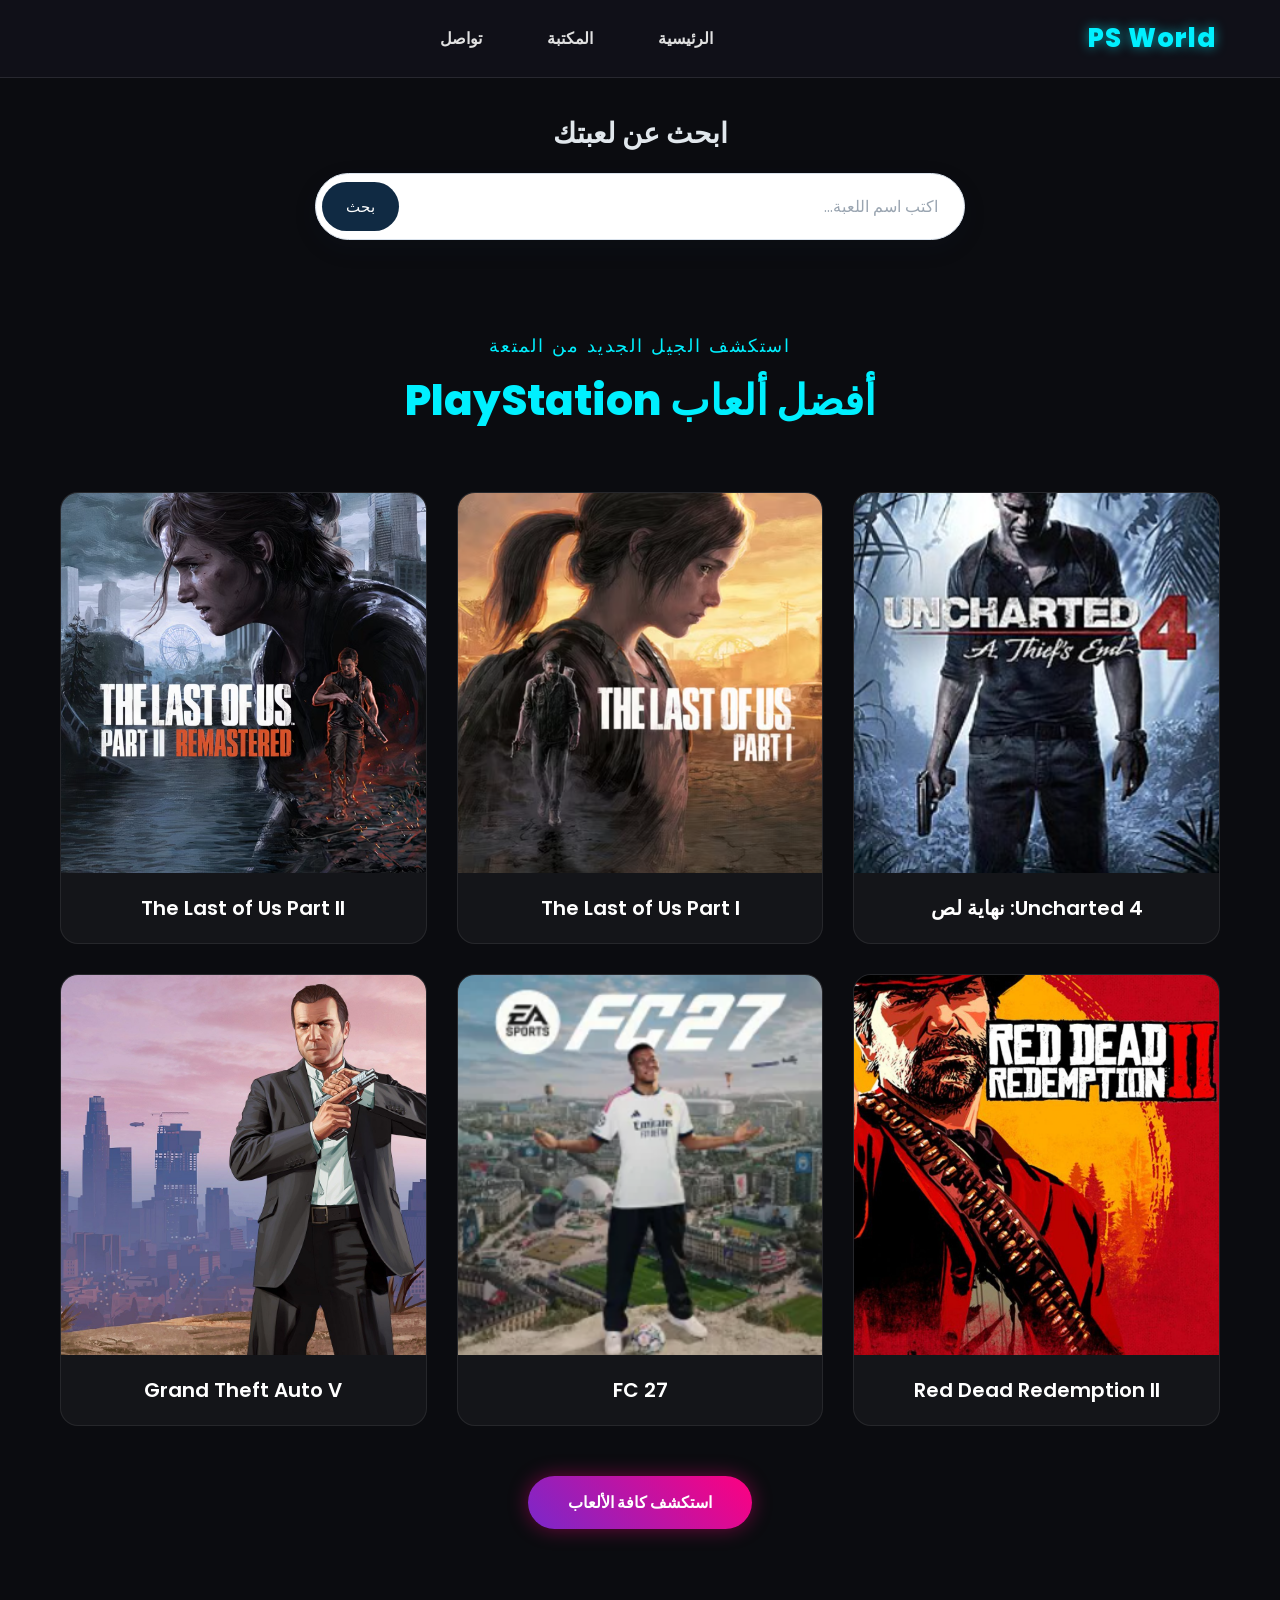
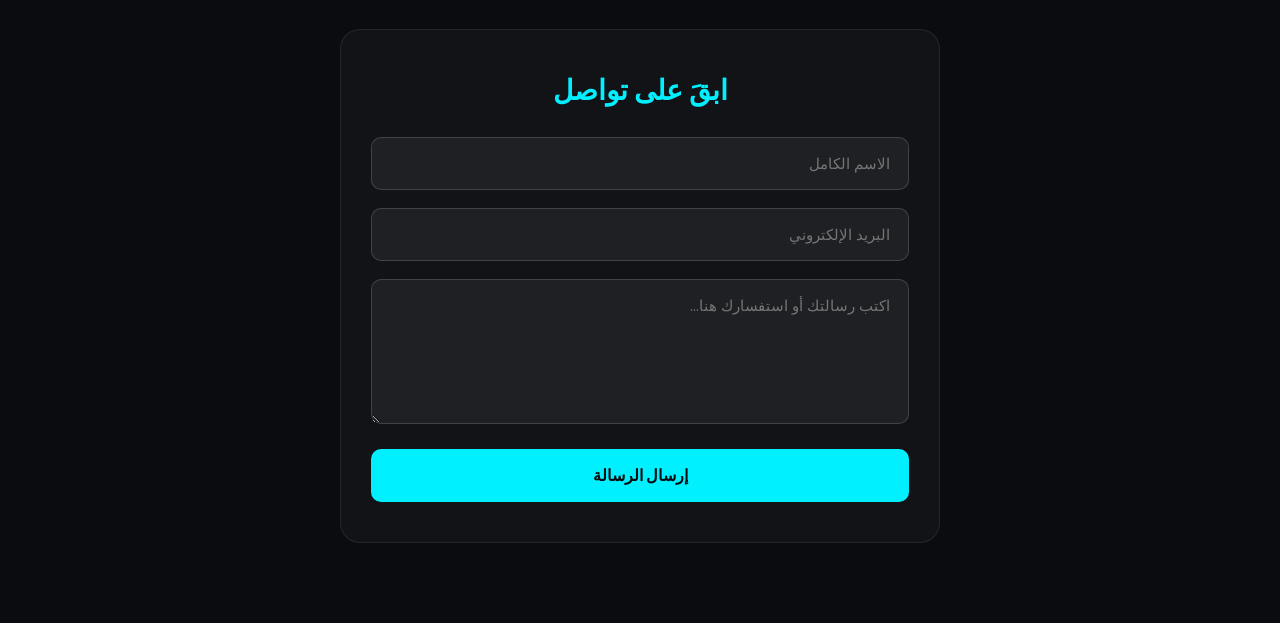
<file: index.html>
<!DOCTYPE html>
<html lang="ar" dir="rtl">
<head>
    <meta charset="UTF-8">
    <meta name="viewport" content="width=device-width, initial-scale=1.0">
    <title>PS World | عالم ألعاب بلايستيشن</title>
    <link href="https://fonts.googleapis.com/css2?family=Poppins:wght@400;500;600;700;800&display=swap" rel="stylesheet">
    <link rel="stylesheet" href="stylee.css">
</head>
<body>

    <header>
        <div class="logo">PS World</div>
        <nav>
            <a href="index.html">الرئيسية</a>
            <a href="all-games.html">المكتبة</a>
            <a href="#contact">تواصل</a>
        </nav>
    </header>
<section class="search-section">
    <h2>ابحث عن لعبتك</h2>


<div class="search-box">
    <input type="text" id="gameSearch" placeholder="اكتب اسم اللعبة..." onkeyup="searchGames()">
    <button onclick="searchGames()"> بحث</button>
</div>

<div id="searchResults" class="search-results"></div>


</section>

    <section class="hero">
        <p>استكشف الجيل الجديد من المتعة</p>
        <h1>أفضل ألعاب PlayStation</h1>
    </section>

    <section class="games-section">
        <div class="games-grid">
           
            <a href="uncharted.html" class="game-card">
                <img src="images/game1.png" alt="Uncharted 4">
                <h3>Uncharted 4: نهاية لص</h3>
            </a>
            
            <a href="tlou.html" class="game-card">
                <img src="images/game2.png" alt="God of War Ragnarök">
                <h3>The Last of Us Part I</h3>
            </a>
           
            <a href="tlou2.html" class="game-card">
                <img src="images/game3.png" alt="Spider-Man 2">
                <h3>The Last of Us Part II</h3>
            </a>
            
            <a href="redDead.html" class="game-card">
                <img src="images/game4.png" alt="The Last of Us Part II">
                <h3>Red Dead Redemption II</h3>
            </a>
            
            <a href="FC27.html" class="game-card">
                <img src="images/game5.png" alt="Horizon Forbidden West">
                <h3>FC 27</h3>
            </a>
            
            <a href="GrandV.html" class="game-card">
                <img src="images/game6-2.jpg" alt="Ghost of Tsushima">
                <h3>Grand Theft Auto V</h3>
            </a>
        </div>

        <div class="show-more-container">
            <a href="all-games.html" class="btn-show-more">استكشف كافة الألعاب</a>
        </div>
    </section>

    <section class="contact-section" id="contact">
        <h2>ابقَ على تواصل</h2>
        <form class="contact-form" onsubmit="event.preventDefault(); alert('تم إرسال رسالتك بنجاح!');">
            <input type="text" placeholder="الاسم الكامل" required>
            <input type="email" placeholder="البريد الإلكتروني" required>
            <textarea rows="5" placeholder="اكتب رسالتك أو استفسارك هنا..." required></textarea>
            <button type="submit">إرسال الرسالة</button>
        </form>
    </section>
<script>
    const games = [
        {
            name: "Uncharted 4: نهاية لص",
            page: "uncharted.html"
        },
        {
            name: "The Last of Us Part I",
            page: "tlou.html"
        },
        {
            name: "The Last of Us Part II",
            page: "tlou2.html"
        },
        {
            name: "Red Dead Redemption II",
            page: "redDead.html"
        },
        {
            name: "FC 27",
            page: "FC27.html"
        },
        {
            name: "Grand Theft Auto V",
            page: "GrandV.html"
        },
        {
           name: "Fortnite",
            page: "Fortnite.html"
          },
          {
           name: "Overwatch",
            page: "Overwatch.html"
          },
          {
          name: "Detroit: Become Human",
          page: "Detroit.html"
          }   ,
          {
    name: "Clair Obscur: Expedition 33",
    page: "ClairObscur.html"
},
{
    name: "Silent Hill 2",
    page: "SilentHill2.html"
},
{
    name: "Sekiro: Shadows Die Twice",
    page: "Sekiro.html"
},  
    ];

    function searchGames() {
        const search = document.getElementById("gameSearch").value.toLowerCase().trim();
        const results = document.getElementById("searchResults");

        if (search === "") {
            results.innerHTML = "";
            return;
        }

        const filteredGames = games.filter(game =>
            game.name.toLowerCase().includes(search)
        );

        if (filteredGames.length === 0) {
            results.innerHTML = "<p>لملم يتم العثور على اللعبة </p>";
            return;
        }

        results.innerHTML = filteredGames.map(game => `
            <a href="${game.page}" class="search-result">
                ${game.name}
            </a>
        `).join("");
    }
</script>

</body>
</html>
</file>
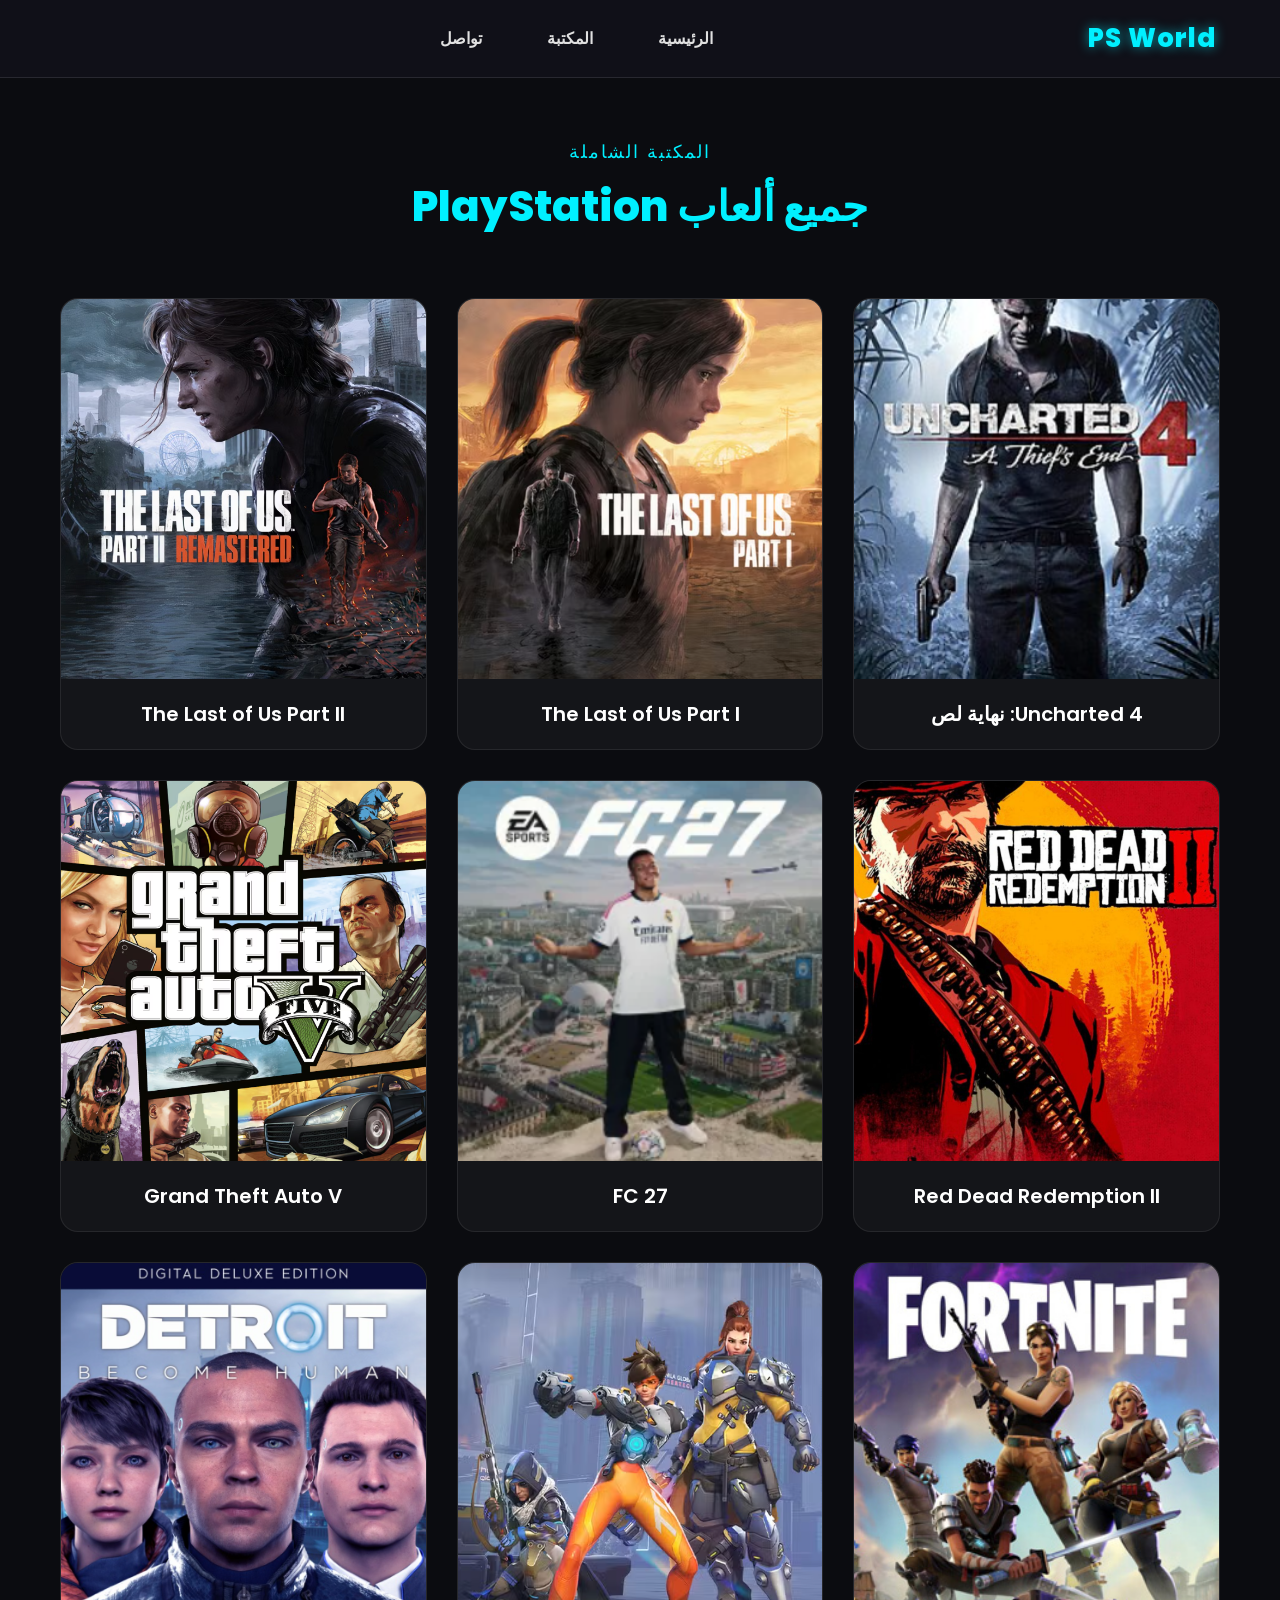
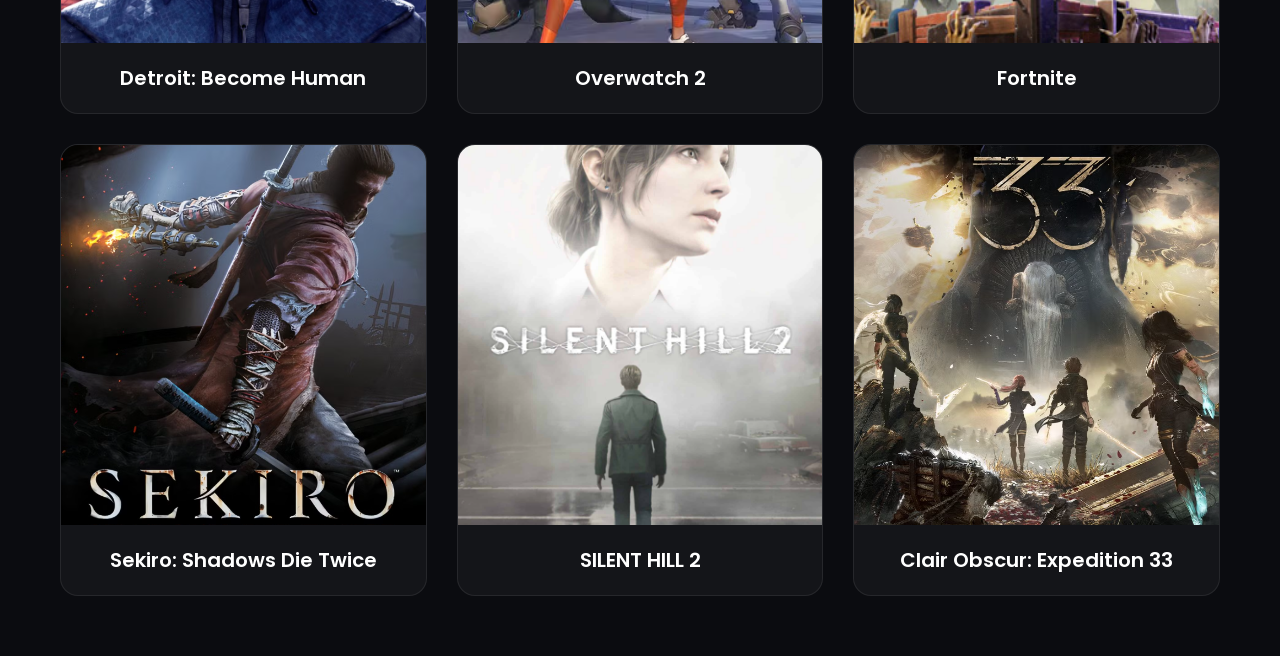
<file: all-games.html>
<!DOCTYPE html>
<html lang="ar" dir="rtl">
<head>
    <meta charset="UTF-8">
    <meta name="viewport" content="width=device-width, initial-scale=1.0">
    <title>مكتبة الألعاب | PS World</title>
    <link href="https://fonts.googleapis.com/css2?family=Poppins:wght@400;500;600;700;800&display=swap" rel="stylesheet">
    <link rel="stylesheet" href="stylee.css">
</head>
<body>

    <header>
        <div class="logo">PS World</div>
        <nav>
            <a href="index.html">الرئيسية</a>
            <a href="all-games.html">المكتبة</a>
            <a href="index.html#contact">تواصل</a>
        </nav>
    </header>

    <section class="hero">
        <p>المكتبة الشاملة</p>
        <h1>جميع ألعاب PlayStation</h1>
    </section>

    <section class="games-section">
        <div class="games-grid">
            <a href="uncharted.html" class="game-card">
                <img src="images/game1.png" alt="Uncharted 4">
                <h3>Uncharted 4: نهاية لص</h3>
            </a>
            <a href="tlou.html" class="game-card">
                <img src="images/game2.png" alt="The Last of Us Part I">
                <h3>The Last of Us Part I</h3>
            </a>
            <a href="tlou2.html" class="game-card">
                <img src="images/game3.png" alt="The Last of Us Part II">
                <h3>The Last of Us Part II</h3>
            </a>
            <a href="redDead.html" class="game-card">
                <img src="images/game4.png" alt="Red Dead Redemption II">
                <h3>Red Dead Redemption II</h3>
            </a>
            <a href="FC27.html" class="game-card">
                <img src="images/game5.png" alt="FC 27">
                <h3>FC 27</h3>
            </a>
            <a href="GrandV.html" class="game-card">
                <img src="images/game6.png"  alt="Grand Theft Auto V">
                <h3>Grand Theft Auto V</h3>
            </a>
            <a href="Fortnite.html" class="game-card">
                <img src="images/game7.jpg" alt="Fortnite">
                <h3>Fortnite</h3>
            </a>
            <a href="Overwatch.html" class="game-card">
                <img src="images/game8.png" alt="Overwatch 2">
                <h3>Overwatch 2</h3>
            </a>
            <a href="Detroit.html" class="game-card">
                <img src="images/game9.png" alt="Detroit: Become Human">
                <h3> Detroit: Become Human</h3>
            </a>
            <a href="Clair.html" class="game-card">
                <img src="images/game10.png" alt=" Clair Obscur: Expedition 33">
                <h3> Clair Obscur: Expedition 33</h3>
            </a>
            <a href="silenth.html" class="game-card">
                <img src="images/game11.png" alt="SILENT HILL 2">
                <h3> SILENT HILL 2</h3>
            </a>
            </a>
            <a href="Sekiro.html" class="game-card">
                <img src="images/game12.png" alt="Sekiro: Shadows Die Twice">
                <h3>Sekiro: Shadows Die Twice</h3>
            </a>
        </div>
    </section>

</body>
</html>
</file>
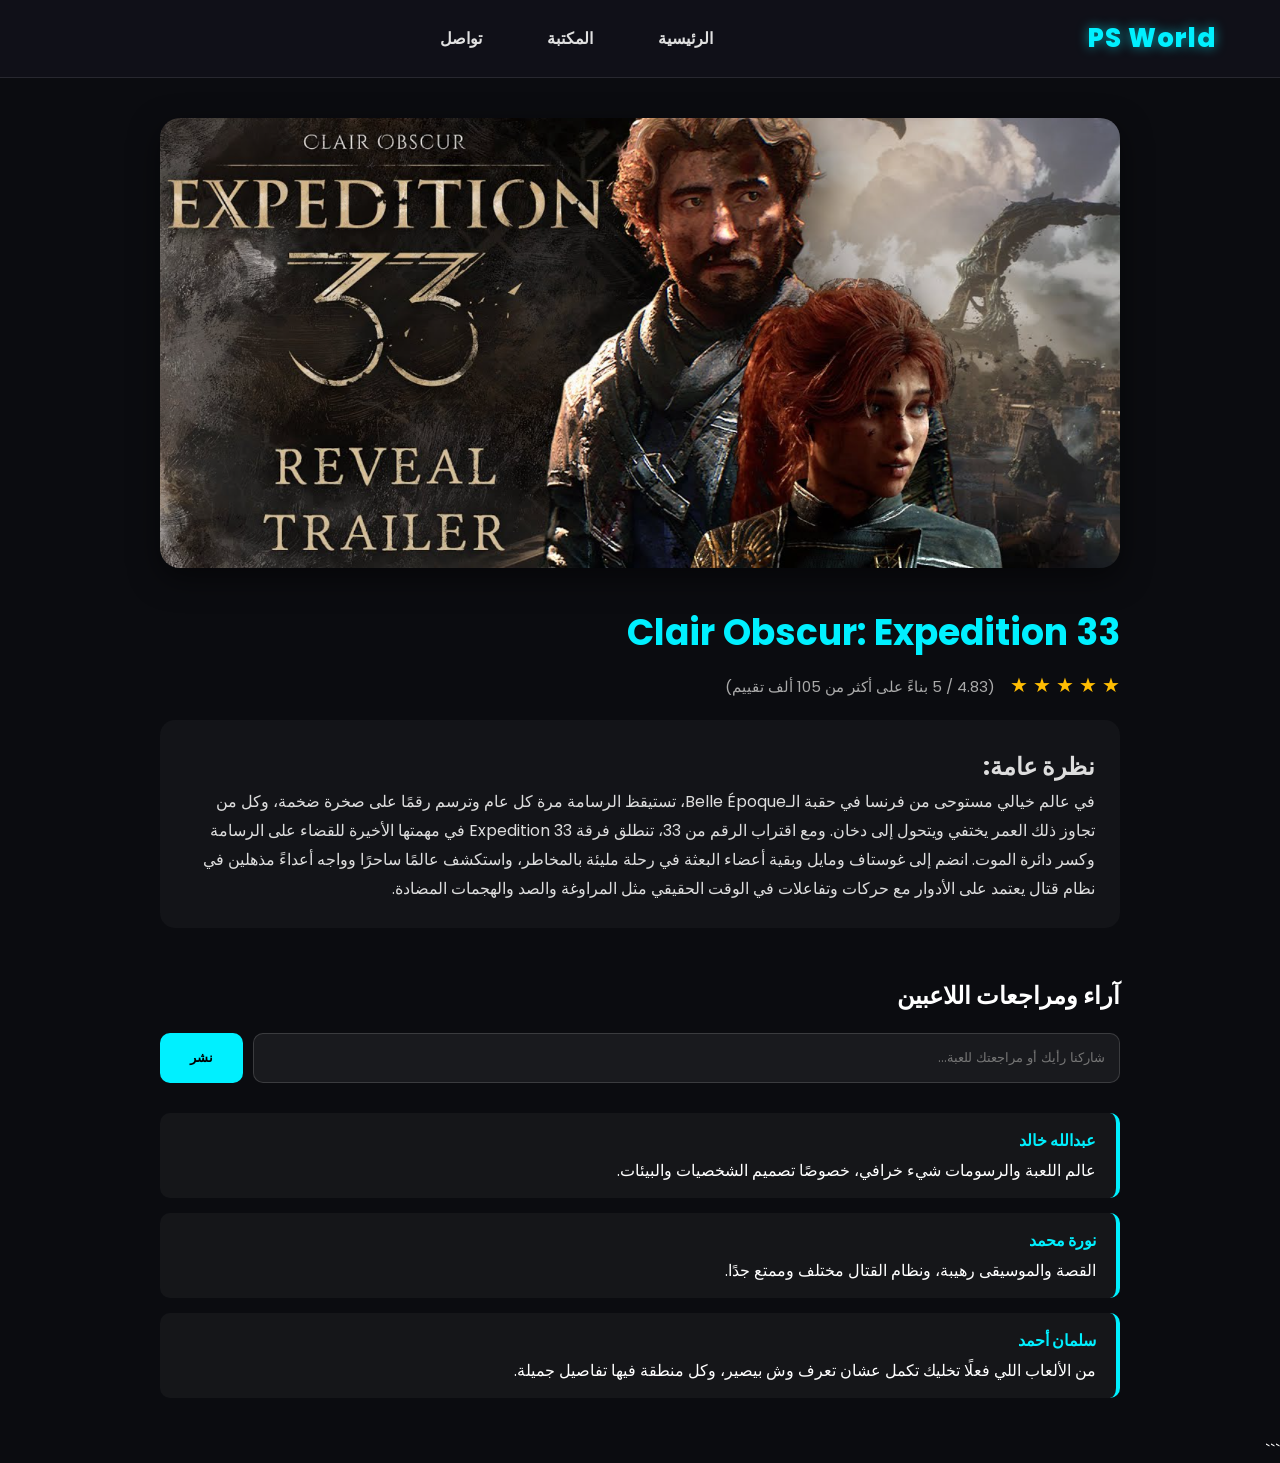
<file: Clair.html>
<!DOCTYPE html>

<html lang="ar" dir="rtl">
<head>
    <meta charset="UTF-8">
    <meta name="viewport" content="width=device-width, initial-scale=1.0">
    <title>Clair Obscur: Expedition 33 | التفاصيل | PS World</title>
    <link href="https://fonts.googleapis.com/css2?family=Poppins:wght@400;500;600;700;800&display=swap" rel="stylesheet">
    <link rel="stylesheet" href="stylee.css">
</head>
<body>


<header>
    <div class="logo">PS World</div>
    <nav>
            <a href="index.html">الرئيسية</a>
            <a href="all-games.html">المكتبة</a>
            <a href="index.html#contact">تواصل</a>
        </nav>
</header>

<div class="container">

    <img src="images/game10-2.png"
         class="game-banner"
         alt="Clair Obscur: Expedition 33">

    <div class="details-content">

        <h1 class="game-details-title">Clair Obscur: Expedition 33</h1>

        <div class="rating">
            ★ ★ ★ ★ ★ <span>(4.83 / 5 بناءً على أكثر من 105 ألف تقييم)</span>
        </div>

        <div class="description-container">

            <h2>نظرة عامة:</h2>

            <p class="description">
                في عالم خيالي مستوحى من فرنسا في حقبة الـBelle Époque، تستيقظ الرسامة مرة كل عام وترسم رقمًا على صخرة ضخمة، وكل من تجاوز ذلك العمر يختفي ويتحول إلى دخان. ومع اقتراب الرقم من 33، تنطلق فرقة Expedition 33 في مهمتها الأخيرة للقضاء على الرسامة وكسر دائرة الموت. انضم إلى غوستاف ومايل وبقية أعضاء البعثة في رحلة مليئة بالمخاطر، واستكشف عالمًا ساحرًا وواجه أعداءً مذهلين في نظام قتال يعتمد على الأدوار مع حركات وتفاعلات في الوقت الحقيقي مثل المراوغة والصد والهجمات المضادة.
            </p>

        </div>
    </div>

    <div class="comments-section">

        <h3>آراء ومراجعات اللاعبين</h3>

        <div class="comment-input-box">

            <input
                type="text"
                id="commentInput"
                placeholder="شاركنا رأيك أو مراجعتك للعبة..."
            >

            <button onclick="addComment()">نشر</button>

        </div>

        <div class="comments-list" id="commentsList">

            <div class="comment">
                <strong>عبدالله خالد</strong>
                عالم اللعبة والرسومات شيء خرافي، خصوصًا تصميم الشخصيات والبيئات.
            </div>

            <div class="comment">
                <strong>نورة محمد</strong>
                القصة والموسيقى رهيبة، ونظام القتال مختلف وممتع جدًا.
            </div>

            <div class="comment">
                <strong>سلمان أحمد</strong>
                من الألعاب اللي فعلًا تخليك تكمل عشان تعرف وش بيصير، وكل منطقة فيها تفاصيل جميلة.
            </div>

        </div>
    </div>
</div>

<script>
    function addComment() {

        const input = document.getElementById('commentInput');
        const list = document.getElementById('commentsList');

        if (input.value.trim() !== "") {

            const newComment = document.createElement('div');

            newComment.className = 'comment';

            newComment.innerHTML =
                `<strong>لاعب جديد</strong>${input.value}`;

            list.appendChild(newComment);

            input.value = "";
        }
    }
</script>
```

</body>
</html>
</file>
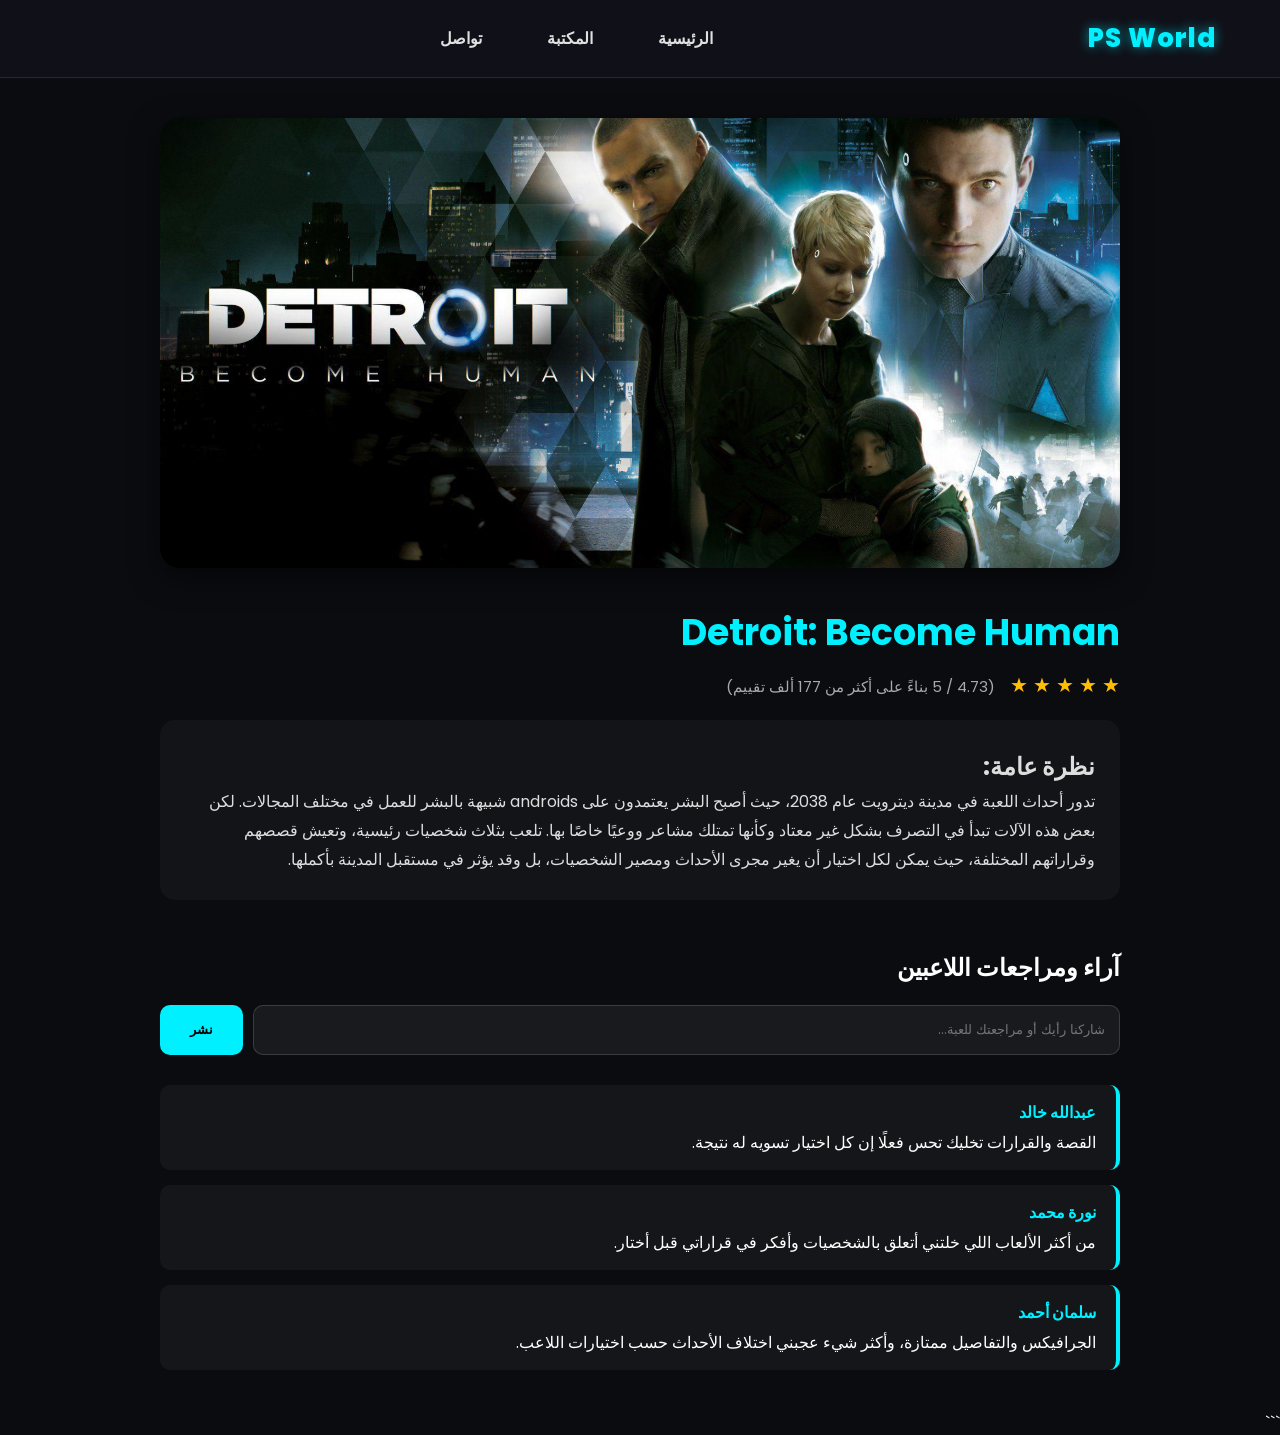
<file: Detroit.html>
<!DOCTYPE html>

<html lang="ar" dir="rtl">
<head>
    <meta charset="UTF-8">
    <meta name="viewport" content="width=device-width, initial-scale=1.0">
    <title>Detroit: Become Human | التفاصيل | PS World</title>
    <link href="https://fonts.googleapis.com/css2?family=Poppins:wght@400;500;600;700;800&display=swap" rel="stylesheet">
    <link rel="stylesheet" href="stylee.css">
</head>
<body>


<header>
    <div class="logo">PS World</div>
    <nav>
            <a href="index.html">الرئيسية</a>
            <a href="all-games.html">المكتبة</a>
            <a href="index.html#contact">تواصل</a>
        </nav>
</header>

<div class="container">

    <img src="images/game9-2.png"
         class="game-banner"
         alt="Detroit: Become Human">

    <div class="details-content">

        <h1 class="game-details-title">Detroit: Become Human</h1>

        <div class="rating">
            ★ ★ ★ ★ ★ <span>(4.73 / 5 بناءً على أكثر من 177 ألف تقييم)</span>
        </div>

        <div class="description-container">

            <h2>نظرة عامة:</h2>

            <p class="description">
                تدور أحداث اللعبة في مدينة ديترويت عام 2038، حيث أصبح البشر يعتمدون على androids شبيهة بالبشر للعمل في مختلف المجالات. لكن بعض هذه الآلات تبدأ في التصرف بشكل غير معتاد وكأنها تمتلك مشاعر ووعيًا خاصًا بها. تلعب بثلاث شخصيات رئيسية، وتعيش قصصهم وقراراتهم المختلفة، حيث يمكن لكل اختيار أن يغير مجرى الأحداث ومصير الشخصيات، بل وقد يؤثر في مستقبل المدينة بأكملها.
            </p>

        </div>
    </div>

    <div class="comments-section">

        <h3>آراء ومراجعات اللاعبين</h3>

        <div class="comment-input-box">

            <input
                type="text"
                id="commentInput"
                placeholder="شاركنا رأيك أو مراجعتك للعبة..."
            >

            <button onclick="addComment()">نشر</button>

        </div>

        <div class="comments-list" id="commentsList">

            <div class="comment">
                <strong>عبدالله خالد</strong>
                القصة والقرارات تخليك تحس فعلًا إن كل اختيار تسويه له نتيجة.
            </div>

            <div class="comment">
                <strong>نورة محمد</strong>
                من أكثر الألعاب اللي خلتني أتعلق بالشخصيات وأفكر في قراراتي قبل أختار.
            </div>

            <div class="comment">
                <strong>سلمان أحمد</strong>
                الجرافيكس والتفاصيل ممتازة، وأكثر شيء عجبني اختلاف الأحداث حسب اختيارات اللاعب.
            </div>

        </div>
    </div>
</div>

<script>
    function addComment() {

        const input = document.getElementById('commentInput');
        const list = document.getElementById('commentsList');

        if (input.value.trim() !== "") {

            const newComment = document.createElement('div');

            newComment.className = 'comment';

            newComment.innerHTML =
                `<strong>لاعب جديد</strong>${input.value}`;

            list.appendChild(newComment);

            input.value = "";
        }
    }
</script>
```

</body>
</html>
</file>
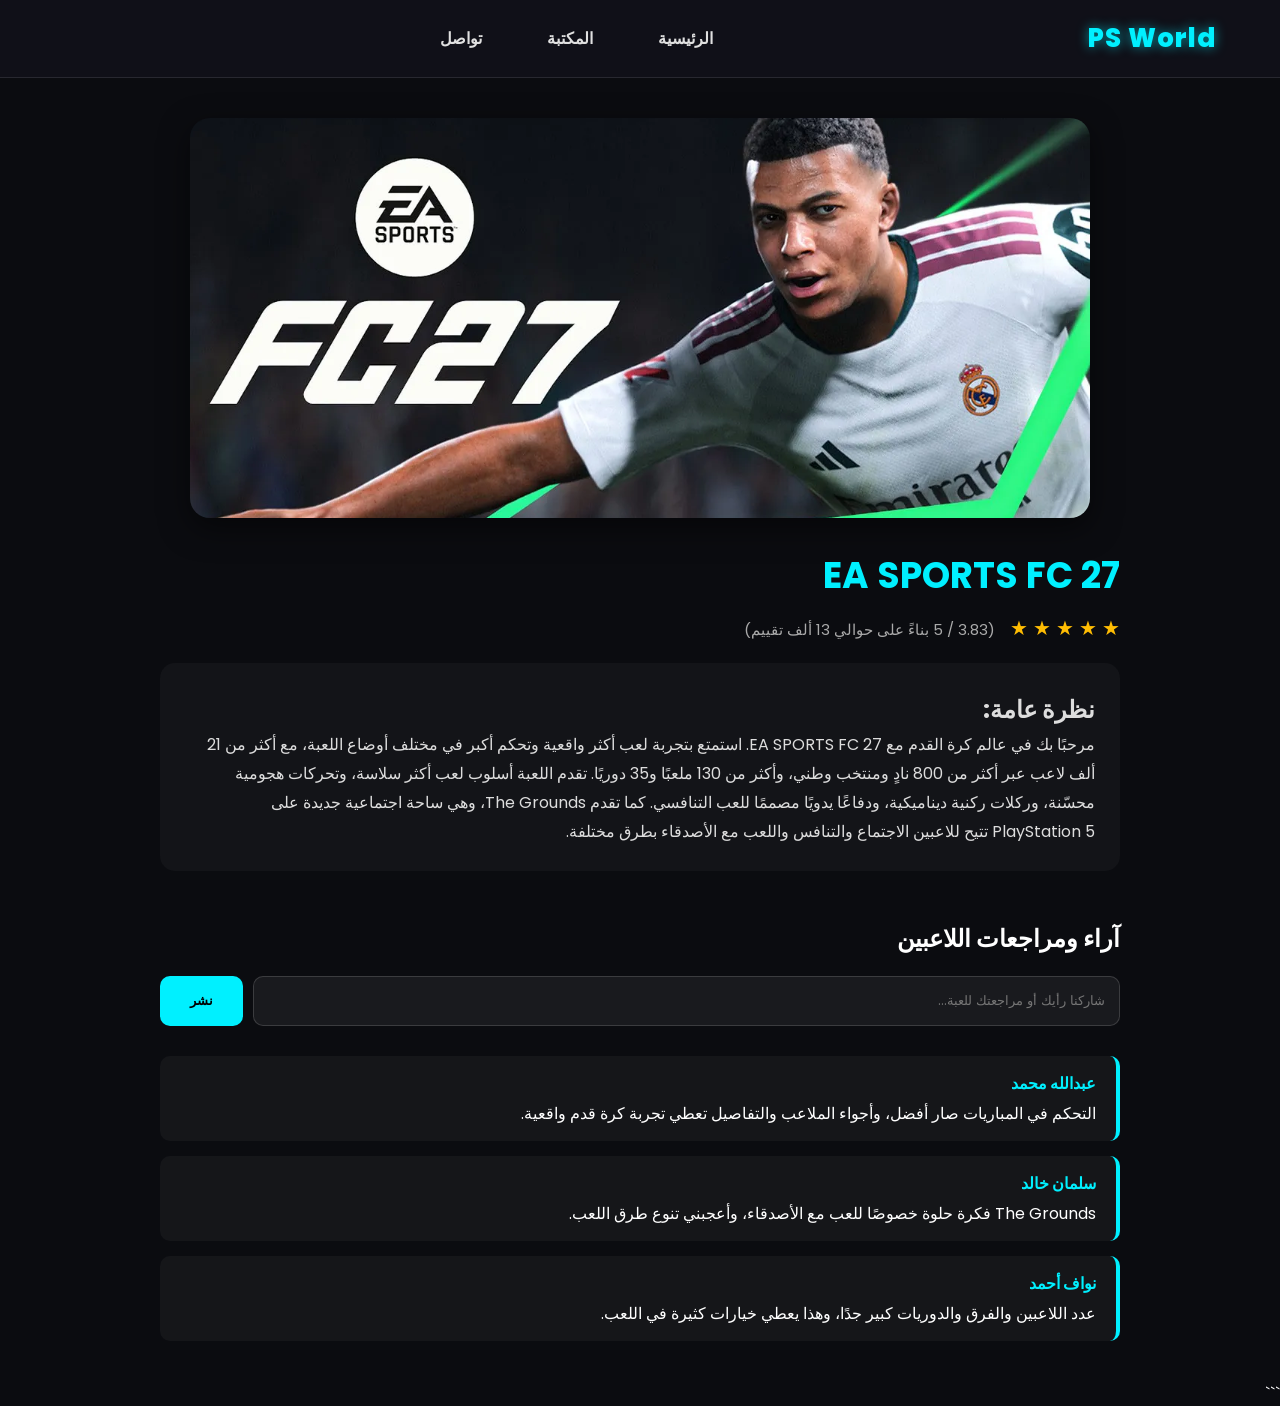
<file: FC27.html>
<!DOCTYPE html>

<html lang="ar" dir="rtl">
<head>
    <meta charset="UTF-8">
    <meta name="viewport" content="width=device-width, initial-scale=1.0">
    <title>EA SPORTS FC 27 | التفاصيل | PS World</title>
    <link href="https://fonts.googleapis.com/css2?family=Poppins:wght@400;500;600;700;800&display=swap" rel="stylesheet">
    <link rel="stylesheet" href="stylee.css">
    <style>
    .game-banner {
        width: 100%;
        max-width: 900px;
        height: 400px;
        object-fit: cover;
        display: block;
        margin: 0 auto 30px;
    }
</style>
</head>
<body>


<header>
    <div class="logo">PS World</div>
    <nav>
            <a href="index.html">الرئيسية</a>
            <a href="all-games.html">المكتبة</a>
            <a href="index.html#contact">تواصل</a>
        </nav>
</header>

<div class="container">
    <img src="images/game5-2.webp" class="game-banner" alt="EA SPORTS FC 27">
    
    <div class="details-content">
        <h1 class="game-details-title">EA SPORTS FC 27</h1>
        
        <div class="rating">
            ★ ★ ★ ★ ★ <span>(3.83 / 5 بناءً على حوالي 13 ألف تقييم)</span>
        </div>

        <div class="description-container">
            <h2>نظرة عامة:</h2>
            <p class="description">
                مرحبًا بك في عالم كرة القدم مع EA SPORTS FC 27. استمتع بتجربة لعب أكثر واقعية وتحكم أكبر في مختلف أوضاع اللعبة، مع أكثر من 21 ألف لاعب عبر أكثر من 800 نادٍ ومنتخب وطني، وأكثر من 130 ملعبًا و35 دوريًا. تقدم اللعبة أسلوب لعب أكثر سلاسة، وتحركات هجومية محسّنة، وركلات ركنية ديناميكية، ودفاعًا يدويًا مصممًا للعب التنافسي. كما تقدم The Grounds، وهي ساحة اجتماعية جديدة على PlayStation 5 تتيح للاعبين الاجتماع والتنافس واللعب مع الأصدقاء بطرق مختلفة.
            </p>
        </div>
    </div>

    <div class="comments-section">
        <h3>آراء ومراجعات اللاعبين</h3>
        
        <div class="comment-input-box">
            <input type="text" id="commentInput" placeholder="شاركنا رأيك أو مراجعتك للعبة...">
            <button onclick="addComment()">نشر</button>
        </div>

        <div class="comments-list" id="commentsList">

            <div class="comment">
                <strong>عبدالله محمد</strong>
                التحكم في المباريات صار أفضل، وأجواء الملاعب والتفاصيل تعطي تجربة كرة قدم واقعية.
            </div>

            <div class="comment">
                <strong>سلمان خالد</strong>
                The Grounds فكرة حلوة خصوصًا للعب مع الأصدقاء، وأعجبني تنوع طرق اللعب.
            </div>

            <div class="comment">
                <strong>نواف أحمد</strong>
                عدد اللاعبين والفرق والدوريات كبير جدًا، وهذا يعطي خيارات كثيرة في اللعب.
            </div>

        </div>
    </div>
</div>

<script>
    function addComment() {
        const input = document.getElementById('commentInput');
        const list = document.getElementById('commentsList');

        if(input.value.trim() !== "") {
            const newComment = document.createElement('div');
            newComment.className = 'comment';
            newComment.innerHTML = `<strong>لاعب جديد</strong>${input.value}`;
            list.appendChild(newComment);
            input.value = "";
        }
    }
</script>
```

</body>
</html>
</file>
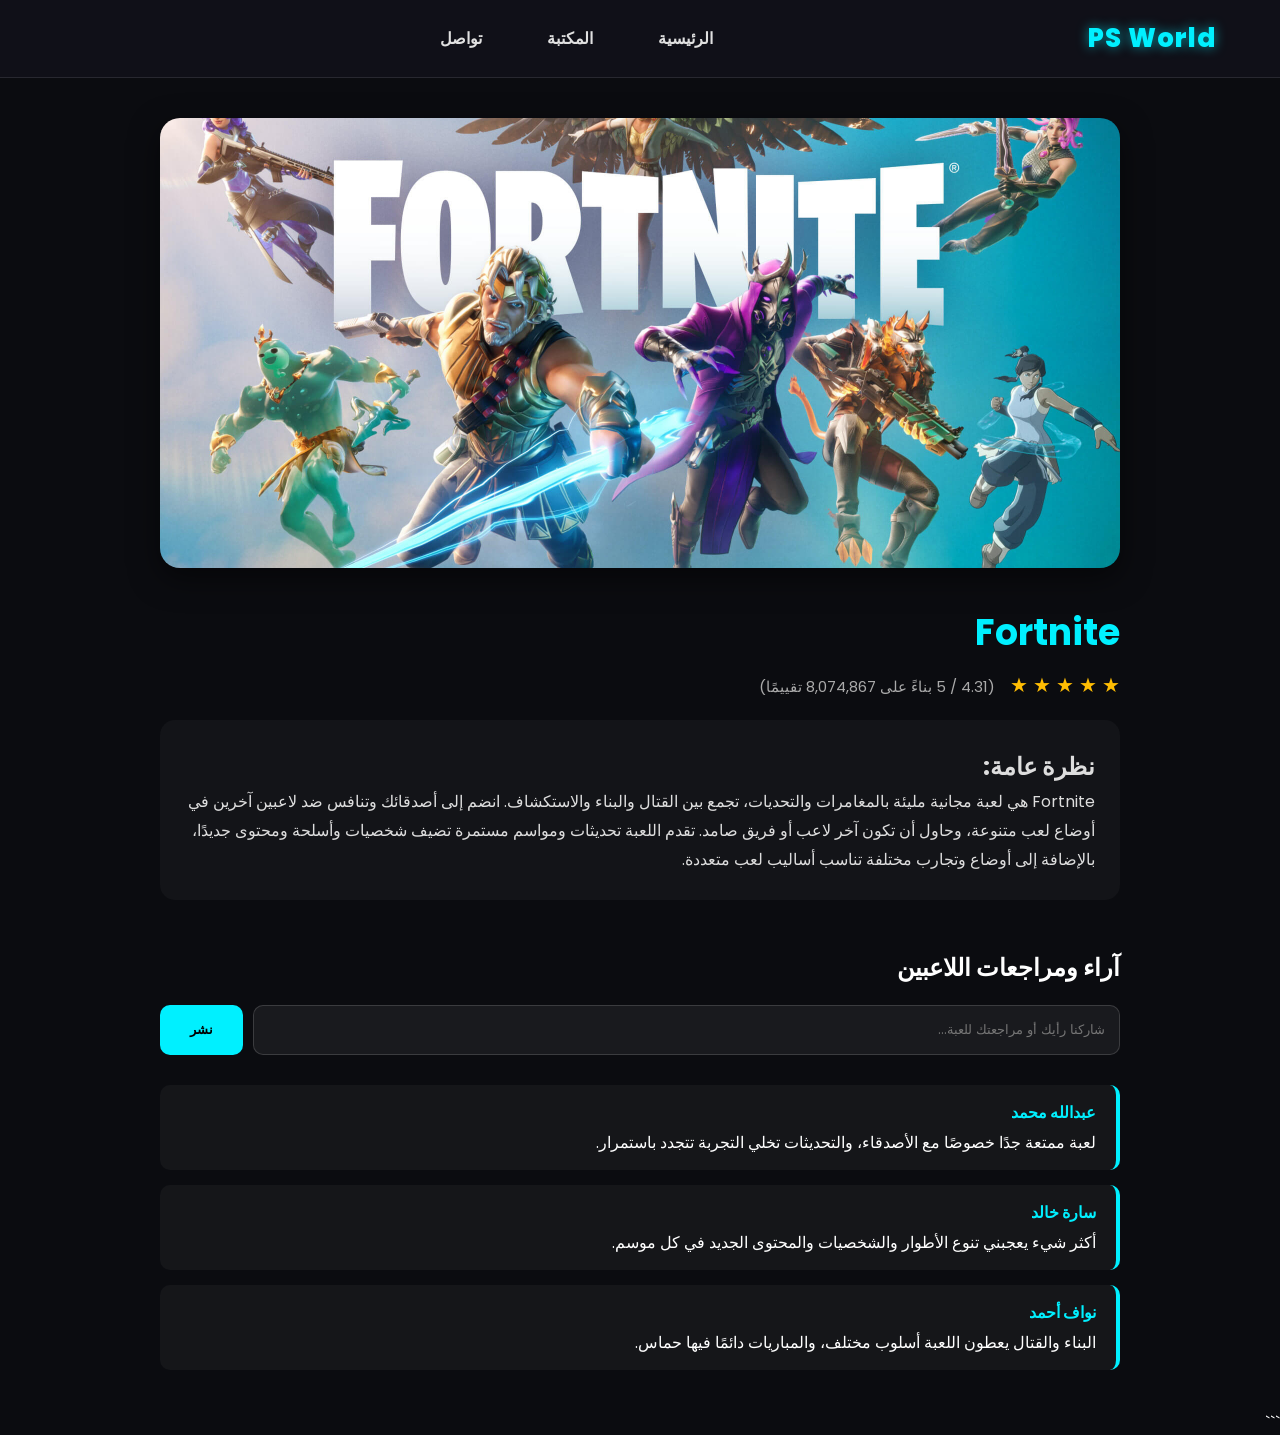
<file: Fortnite.html>
<!DOCTYPE html>

<html lang="ar" dir="rtl">
<head>
    <meta charset="UTF-8">
    <meta name="viewport" content="width=device-width, initial-scale=1.0">
    <title>Fortnite | التفاصيل | PS World</title>
    <link href="https://fonts.googleapis.com/css2?family=Poppins:wght@400;500;600;700;800&display=swap" rel="stylesheet">
    <link rel="stylesheet" href="stylee.css">
</head>
<body>

<header>
    <div class="logo">PS World</div>
    <nav>
            <a href="index.html">الرئيسية</a>
            <a href="all-games.html">المكتبة</a>
            <a href="index.html#contact">تواصل</a>
        </nav>
</header>

<div class="container">

    <img src="images/game7-2.jpg"
         class="game-banner"
         alt="Fortnite">

    <div class="details-content">

        <h1 class="game-details-title">Fortnite</h1>

        <div class="rating">
           ★ ★ ★ ★ ★ <span>(4.31 / 5 بناءً على 8,074,867 تقييمًا)</span>
        </div>

        <div class="description-container">
            <h2>نظرة عامة:</h2>

            <p class="description">
                Fortnite هي لعبة مجانية مليئة بالمغامرات والتحديات، تجمع بين القتال والبناء والاستكشاف. انضم إلى أصدقائك وتنافس ضد لاعبين آخرين في أوضاع لعب متنوعة، وحاول أن تكون آخر لاعب أو فريق صامد. تقدم اللعبة تحديثات ومواسم مستمرة تضيف شخصيات وأسلحة ومحتوى جديدًا، بالإضافة إلى أوضاع وتجارب مختلفة تناسب أساليب لعب متعددة.
            </p>

        </div>
    </div>

    <div class="comments-section">

        <h3>آراء ومراجعات اللاعبين</h3>

        <div class="comment-input-box">

            <input
                type="text"
                id="commentInput"
                placeholder="شاركنا رأيك أو مراجعتك للعبة..."
            >

            <button onclick="addComment()">نشر</button>

        </div>

        <div class="comments-list" id="commentsList">

            <div class="comment">
                <strong>عبدالله محمد</strong>
                لعبة ممتعة جدًا خصوصًا مع الأصدقاء، والتحديثات تخلي التجربة تتجدد باستمرار.
            </div>

            <div class="comment">
                <strong>سارة خالد</strong>
                أكثر شيء يعجبني تنوع الأطوار والشخصيات والمحتوى الجديد في كل موسم.
            </div>

            <div class="comment">
                <strong>نواف أحمد</strong>
                البناء والقتال يعطون اللعبة أسلوب مختلف، والمباريات دائمًا فيها حماس.
            </div>

        </div>

    </div>

</div>

<script>
    function addComment() {

        const input = document.getElementById('commentInput');
        const list = document.getElementById('commentsList');

        if (input.value.trim() !== "") {

            const newComment = document.createElement('div');

            newComment.className = 'comment';

            newComment.innerHTML =
                `<strong>لاعب جديد</strong>${input.value}`;

            list.appendChild(newComment);

            input.value = "";
        }
    }
</script>
```

</body>
</html>
</file>
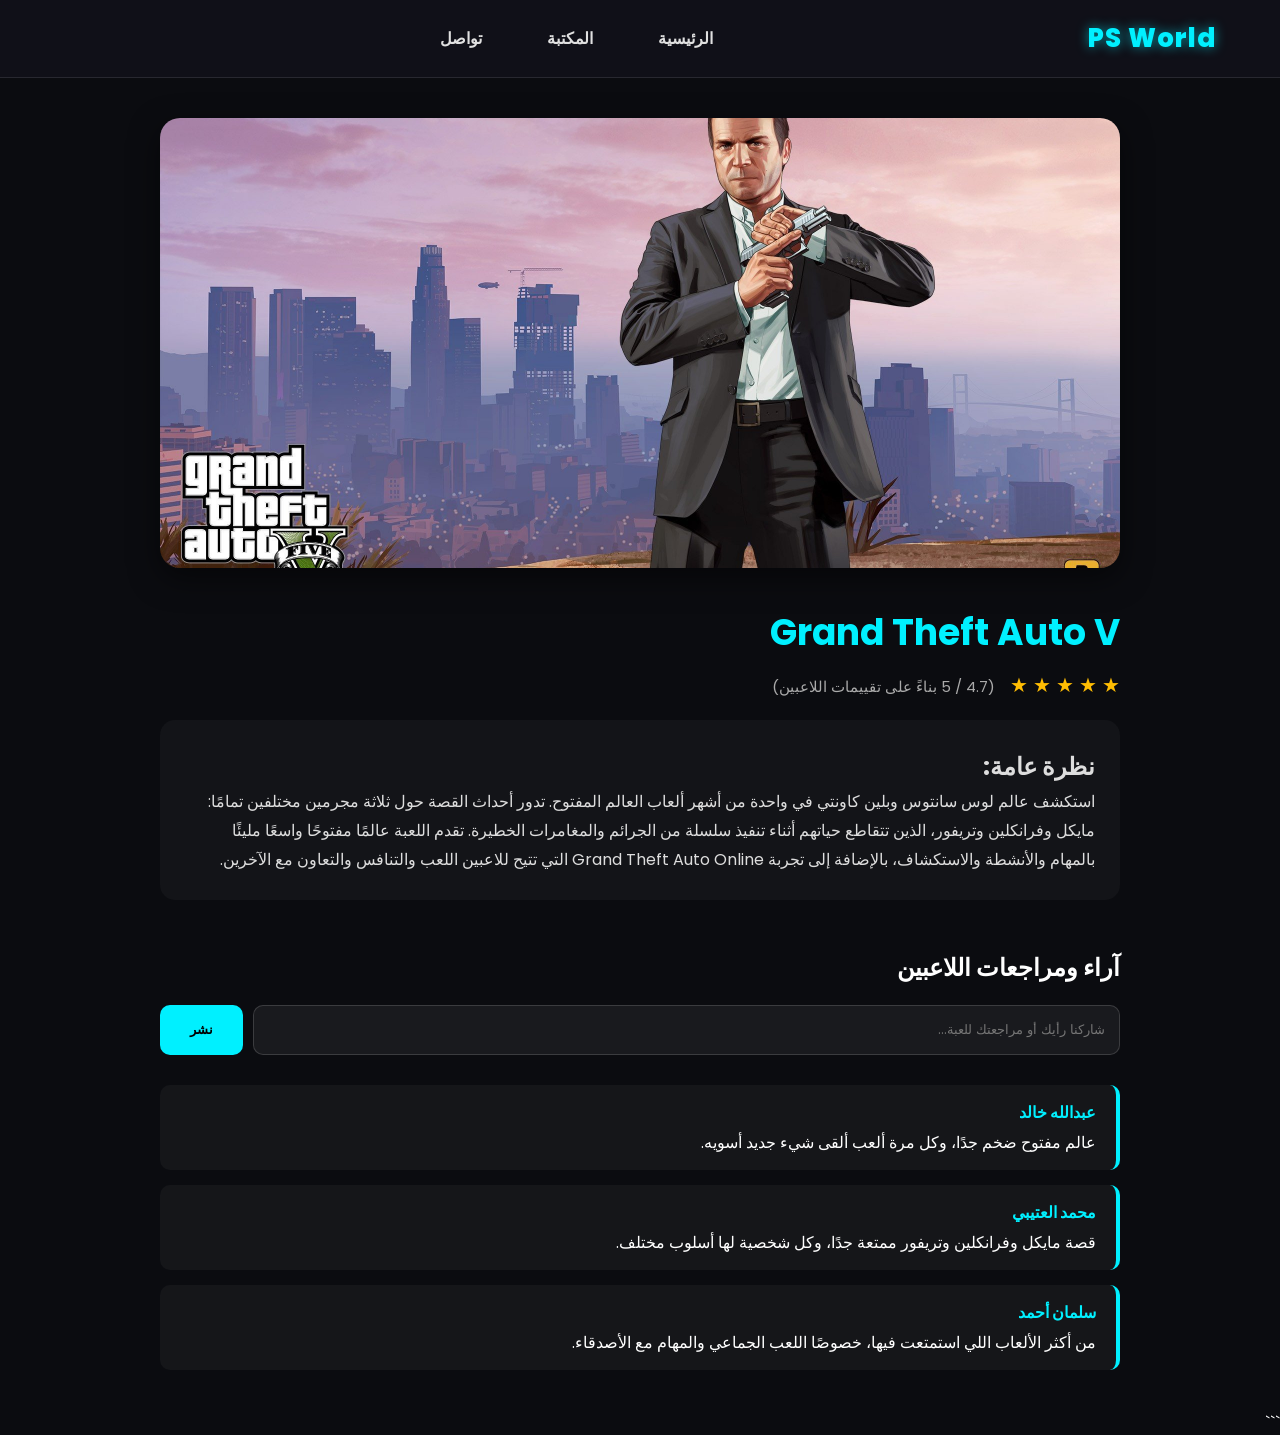
<file: GrandV.html>
<!DOCTYPE html>

<html lang="ar" dir="rtl">
<head>
    <meta charset="UTF-8">
    <meta name="viewport" content="width=device-width, initial-scale=1.0">
    <title>Grand Theft Auto V | التفاصيل | PS World</title>
    <link href="https://fonts.googleapis.com/css2?family=Poppins:wght@400;500;600;700;800&display=swap" rel="stylesheet">
    <link rel="stylesheet" href="stylee.css">
</head>
<body>

<header>
    <div class="logo">PS World</div>
<nav>
            <a href="index.html">الرئيسية</a>
            <a href="all-games.html">المكتبة</a>
            <a href="index.html#contact">تواصل</a>
        </nav>
</header>

<div class="container">
    <img src="images/game6-2.jpg" class="game-banner" alt="Grand Theft Auto V">
    
    <div class="details-content">
        <h1 class="game-details-title">Grand Theft Auto V</h1>
        
        <div class="rating">
            ★ ★ ★ ★ ★ <span>(4.7 / 5 بناءً على تقييمات اللاعبين)</span>
        </div>

        <div class="description-container">
            <h2>نظرة عامة:</h2>
            <p class="description">
                استكشف عالم لوس سانتوس وبلين كاونتي في واحدة من أشهر ألعاب العالم المفتوح. تدور أحداث القصة حول ثلاثة مجرمين مختلفين تمامًا: مايكل وفرانكلين وتريفور، الذين تتقاطع حياتهم أثناء تنفيذ سلسلة من الجرائم والمغامرات الخطيرة. تقدم اللعبة عالمًا مفتوحًا واسعًا مليئًا بالمهام والأنشطة والاستكشاف، بالإضافة إلى تجربة Grand Theft Auto Online التي تتيح للاعبين اللعب والتنافس والتعاون مع الآخرين.
            </p>
        </div>
    </div>

    <div class="comments-section">
        <h3>آراء ومراجعات اللاعبين</h3>
        
        <div class="comment-input-box">
            <input type="text" id="commentInput" placeholder="شاركنا رأيك أو مراجعتك للعبة...">
            <button onclick="addComment()">نشر</button>
        </div>

        <div class="comments-list" id="commentsList">

            <div class="comment">
                <strong>عبدالله خالد</strong>
                عالم مفتوح ضخم جدًا، وكل مرة ألعب ألقى شيء جديد أسويه.
            </div>

            <div class="comment">
                <strong>محمد العتيبي</strong>
                قصة مايكل وفرانكلين وتريفور ممتعة جدًا، وكل شخصية لها أسلوب مختلف.
            </div>

            <div class="comment">
                <strong>سلمان أحمد</strong>
                من أكثر الألعاب اللي استمتعت فيها، خصوصًا اللعب الجماعي والمهام مع الأصدقاء.
            </div>

        </div>
    </div>
</div>

<script>
    function addComment() {
        const input = document.getElementById('commentInput');
        const list = document.getElementById('commentsList');

        if(input.value.trim() !== "") {
            const newComment = document.createElement('div');
            newComment.className = 'comment';
            newComment.innerHTML = `<strong>لاعب جديد</strong>${input.value}`;
            list.appendChild(newComment);
            input.value = "";
        }
    }
</script>
```

</body>
</html>
</file>
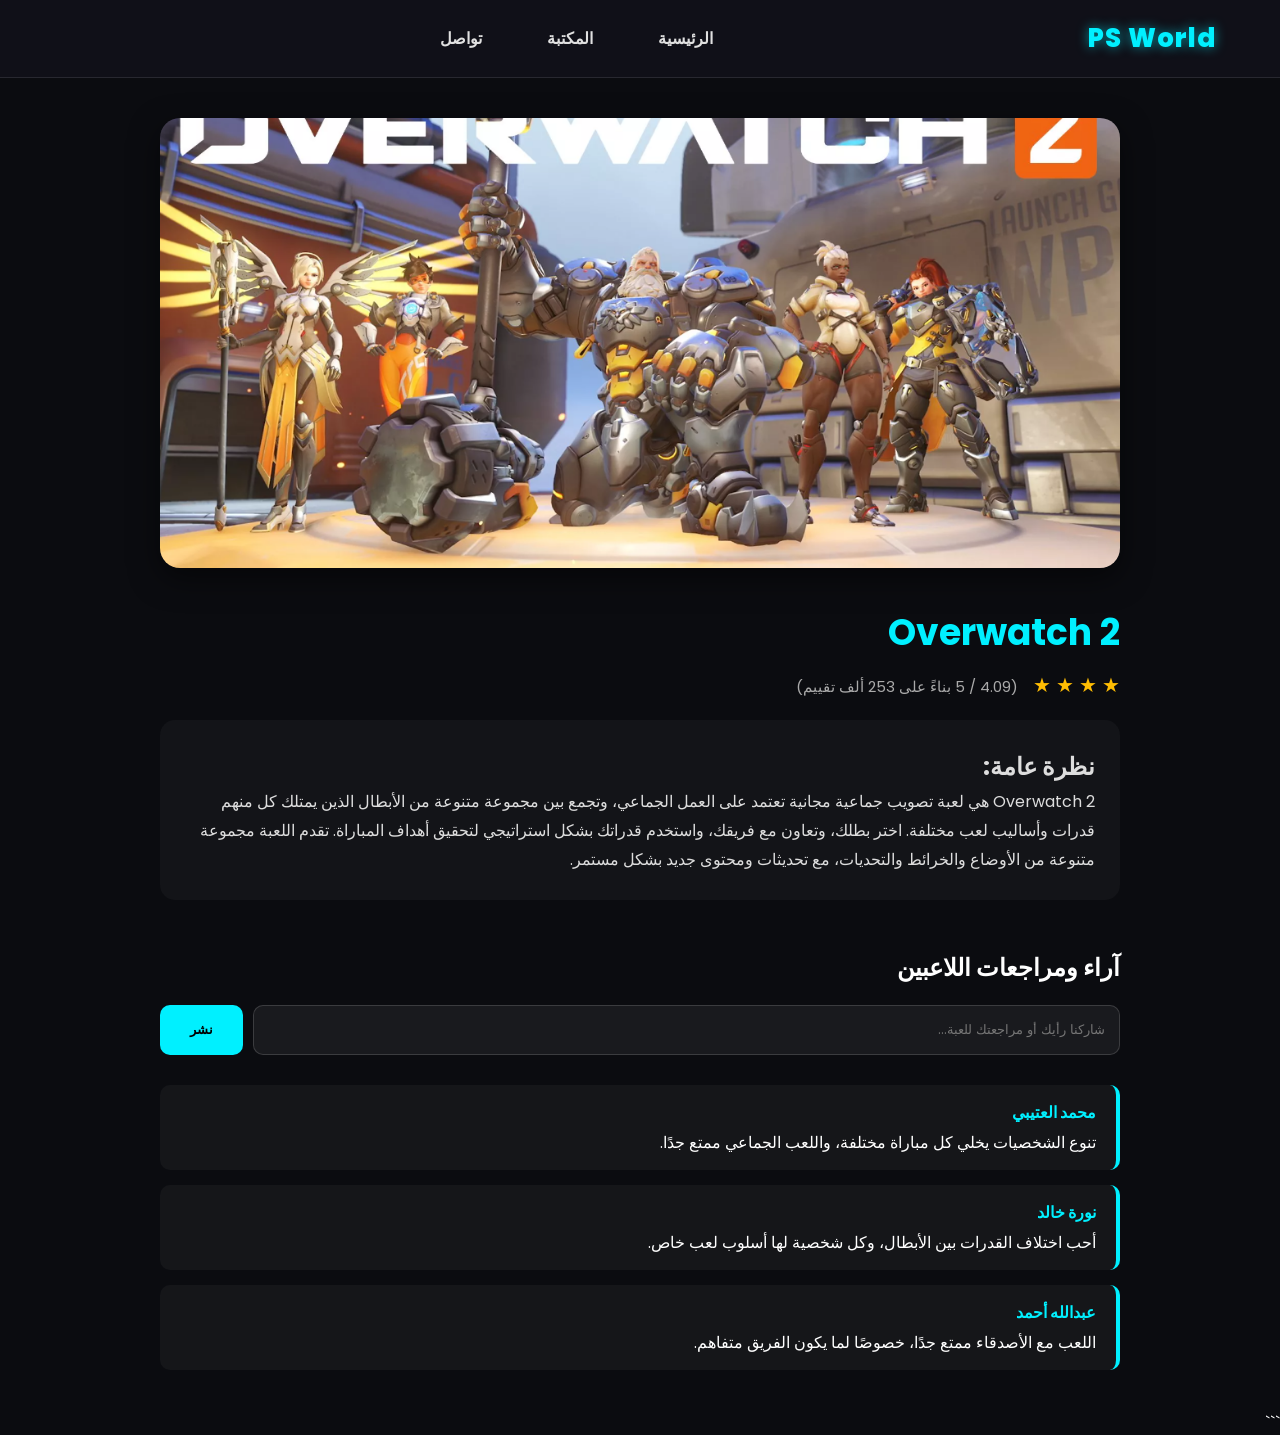
<file: Overwatch.html>
<!DOCTYPE html>

<html lang="ar" dir="rtl">
<head>
    <meta charset="UTF-8">
    <meta name="viewport" content="width=device-width, initial-scale=1.0">
    <title>Overwatch 2 | التفاصيل | PS World</title>
    <link href="https://fonts.googleapis.com/css2?family=Poppins:wght@400;500;600;700;800&display=swap" rel="stylesheet">
    <link rel="stylesheet" href="stylee.css">
</head>
<body>


<header>
    <div class="logo">PS World</div>
    <nav>
            <a href="index.html">الرئيسية</a>
            <a href="all-games.html">المكتبة</a>
            <a href="index.html#contact">تواصل</a>
        </nav>
</header>

<div class="container">

    <img src="images/game8-2.png"
         class="game-banner"
         alt="Overwatch 2">

    <div class="details-content">

        <h1 class="game-details-title">Overwatch 2</h1>

        <div class="rating">
              ★ ★ ★ ★ <span>(4.09 / 5 بناءً على 253 ألف تقييم)</span>
        </div>

        <div class="description-container">

            <h2>نظرة عامة:</h2>

            <p class="description">
                Overwatch 2 هي لعبة تصويب جماعية مجانية تعتمد على العمل الجماعي، وتجمع بين مجموعة متنوعة من الأبطال الذين يمتلك كل منهم قدرات وأساليب لعب مختلفة. اختر بطلك، وتعاون مع فريقك، واستخدم قدراتك بشكل استراتيجي لتحقيق أهداف المباراة. تقدم اللعبة مجموعة متنوعة من الأوضاع والخرائط والتحديات، مع تحديثات ومحتوى جديد بشكل مستمر.
            </p>

        </div>
    </div>

    <div class="comments-section">

        <h3>آراء ومراجعات اللاعبين</h3>

        <div class="comment-input-box">

            <input
                type="text"
                id="commentInput"
                placeholder="شاركنا رأيك أو مراجعتك للعبة..."
            >

            <button onclick="addComment()">نشر</button>

        </div>

        <div class="comments-list" id="commentsList">

            <div class="comment">
                <strong>محمد العتيبي</strong>
                تنوع الشخصيات يخلي كل مباراة مختلفة، واللعب الجماعي ممتع جدًا.
            </div>

            <div class="comment">
                <strong>نورة خالد</strong>
                أحب اختلاف القدرات بين الأبطال، وكل شخصية لها أسلوب لعب خاص.
            </div>

            <div class="comment">
                <strong>عبدالله أحمد</strong>
                اللعب مع الأصدقاء ممتع جدًا، خصوصًا لما يكون الفريق متفاهم.
            </div>

        </div>

    </div>

</div>

<script>
    function addComment() {

        const input = document.getElementById('commentInput');
        const list = document.getElementById('commentsList');

        if (input.value.trim() !== "") {

            const newComment = document.createElement('div');

            newComment.className = 'comment';

            newComment.innerHTML =
                `<strong>لاعب جديد</strong>${input.value}`;

            list.appendChild(newComment);

            input.value = "";
        }
    }
</script>
```

</body>
</html>
</file>
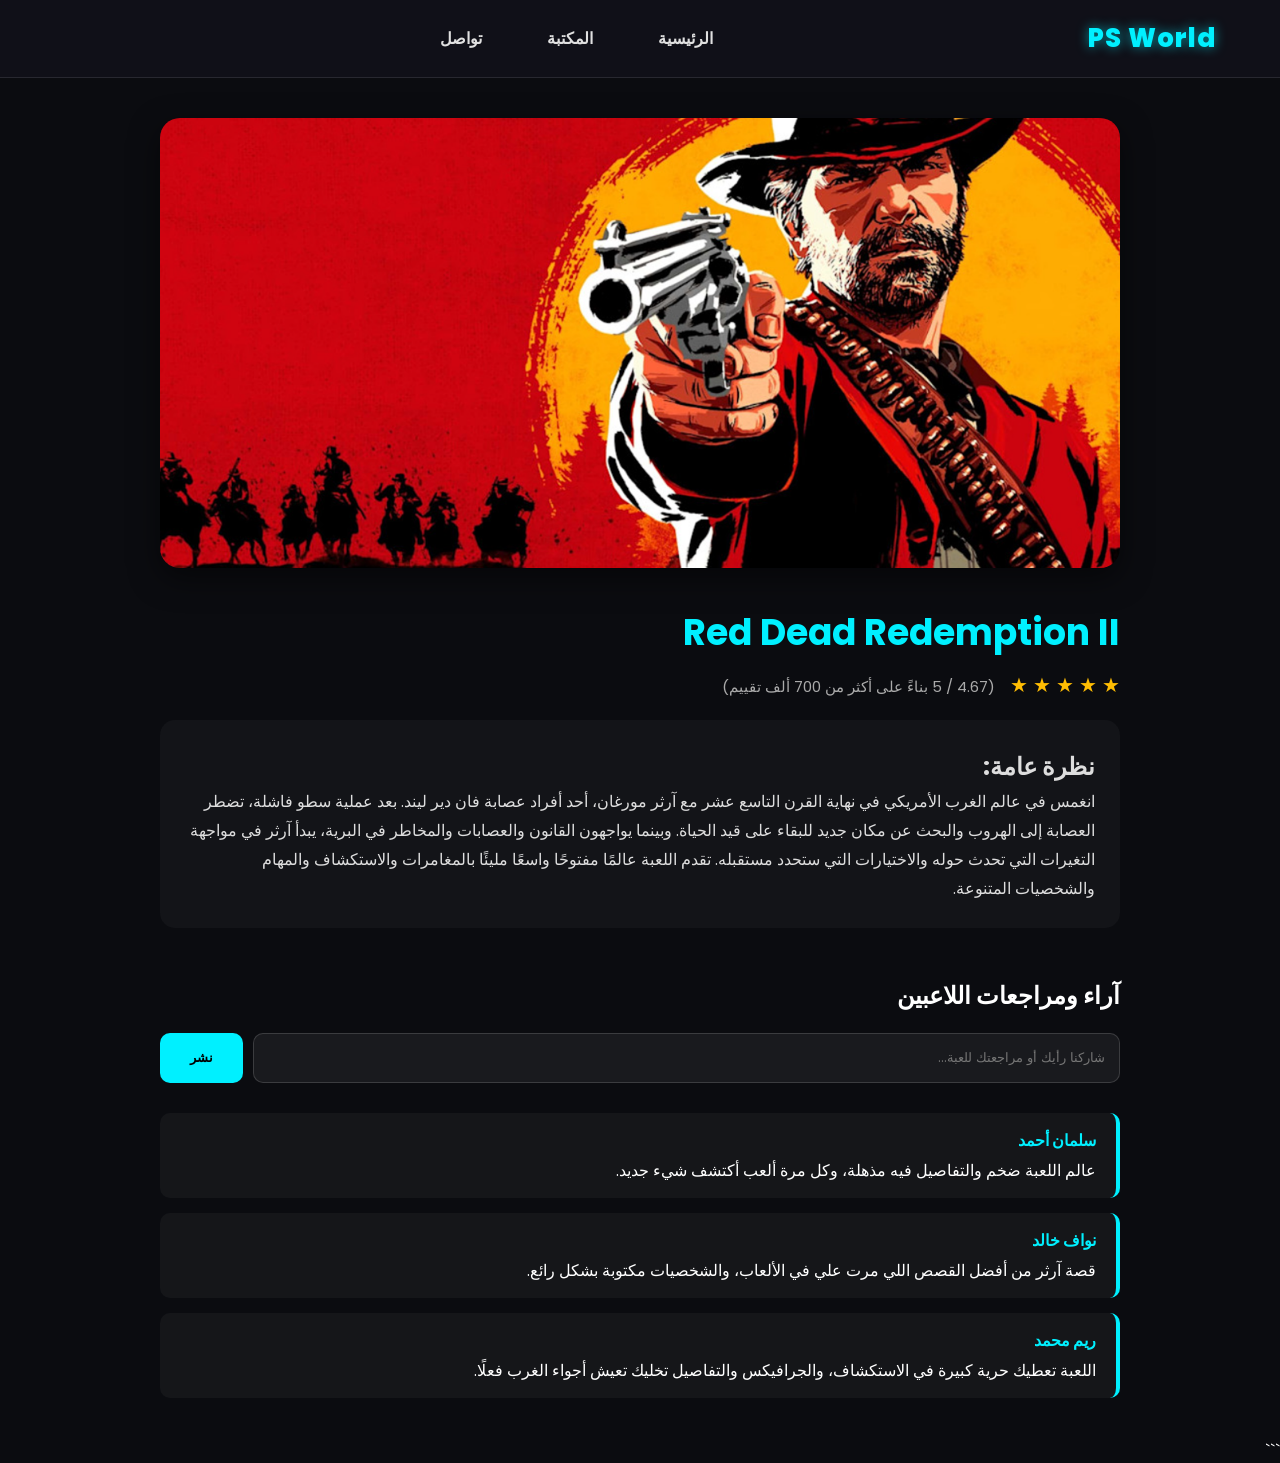
<file: redDead.html>
<!DOCTYPE html>

<html lang="ar" dir="rtl">
<head>
    <meta charset="UTF-8">
    <meta name="viewport" content="width=device-width, initial-scale=1.0">
    <title>Red Dead Redemption 2 | التفاصيل | PS World</title>
    <link href="https://fonts.googleapis.com/css2?family=Poppins:wght@400;500;600;700;800&display=swap" rel="stylesheet">
    <link rel="stylesheet" href="stylee.css">
    
</head>
<body>


<header>
    <div class="logo">PS World</div>
    <nav>
            <a href="index.html">الرئيسية</a>
            <a href="all-games.html">المكتبة</a>
            <a href="index.html#contact">تواصل</a>
        </nav>
</header>

<div class="container">
    <img src="images/game4-2.png" class="game-banner" alt="Red Dead Redemption 2">
    
    <div class="details-content">
        <h1 class="game-details-title">Red Dead Redemption II</h1>
        
        <div class="rating">
            ★ ★ ★ ★ ★ <span>(4.67 / 5 بناءً على أكثر من 700 ألف تقييم)</span>
        </div>

        <div class="description-container">
            <h2>نظرة عامة:</h2>
            <p class="description">
                انغمس في عالم الغرب الأمريكي في نهاية القرن التاسع عشر مع آرثر مورغان، أحد أفراد عصابة فان دير ليند. بعد عملية سطو فاشلة، تضطر العصابة إلى الهروب والبحث عن مكان جديد للبقاء على قيد الحياة. وبينما يواجهون القانون والعصابات والمخاطر في البرية، يبدأ آرثر في مواجهة التغيرات التي تحدث حوله والاختيارات التي ستحدد مستقبله. تقدم اللعبة عالمًا مفتوحًا واسعًا مليئًا بالمغامرات والاستكشاف والمهام والشخصيات المتنوعة.
            </p>
        </div>
    </div>

    <div class="comments-section">
        <h3>آراء ومراجعات اللاعبين</h3>
        
        <div class="comment-input-box">
            <input type="text" id="commentInput" placeholder="شاركنا رأيك أو مراجعتك للعبة...">
            <button onclick="addComment()">نشر</button>
        </div>

        <div class="comments-list" id="commentsList">
            <div class="comment">
                <strong>سلمان أحمد</strong>
                عالم اللعبة ضخم والتفاصيل فيه مذهلة، وكل مرة ألعب أكتشف شيء جديد.
            </div>

            <div class="comment">
                <strong>نواف خالد</strong>
                قصة آرثر من أفضل القصص اللي مرت علي في الألعاب، والشخصيات مكتوبة بشكل رائع.
            </div>

            <div class="comment">
                <strong>ريم محمد</strong>
                اللعبة تعطيك حرية كبيرة في الاستكشاف، والجرافيكس والتفاصيل تخليك تعيش أجواء الغرب فعلًا.
            </div>
        </div>
    </div>
</div>

<script>
    function addComment() {
        const input = document.getElementById('commentInput');
        const list = document.getElementById('commentsList');

        if(input.value.trim() !== "") {
            const newComment = document.createElement('div');
            newComment.className = 'comment';
            newComment.innerHTML = `<strong>لاعب جديد</strong>${input.value}`;
            list.appendChild(newComment);
            input.value = "";
        }
    }
</script>
```

</body>
</html>
</file>
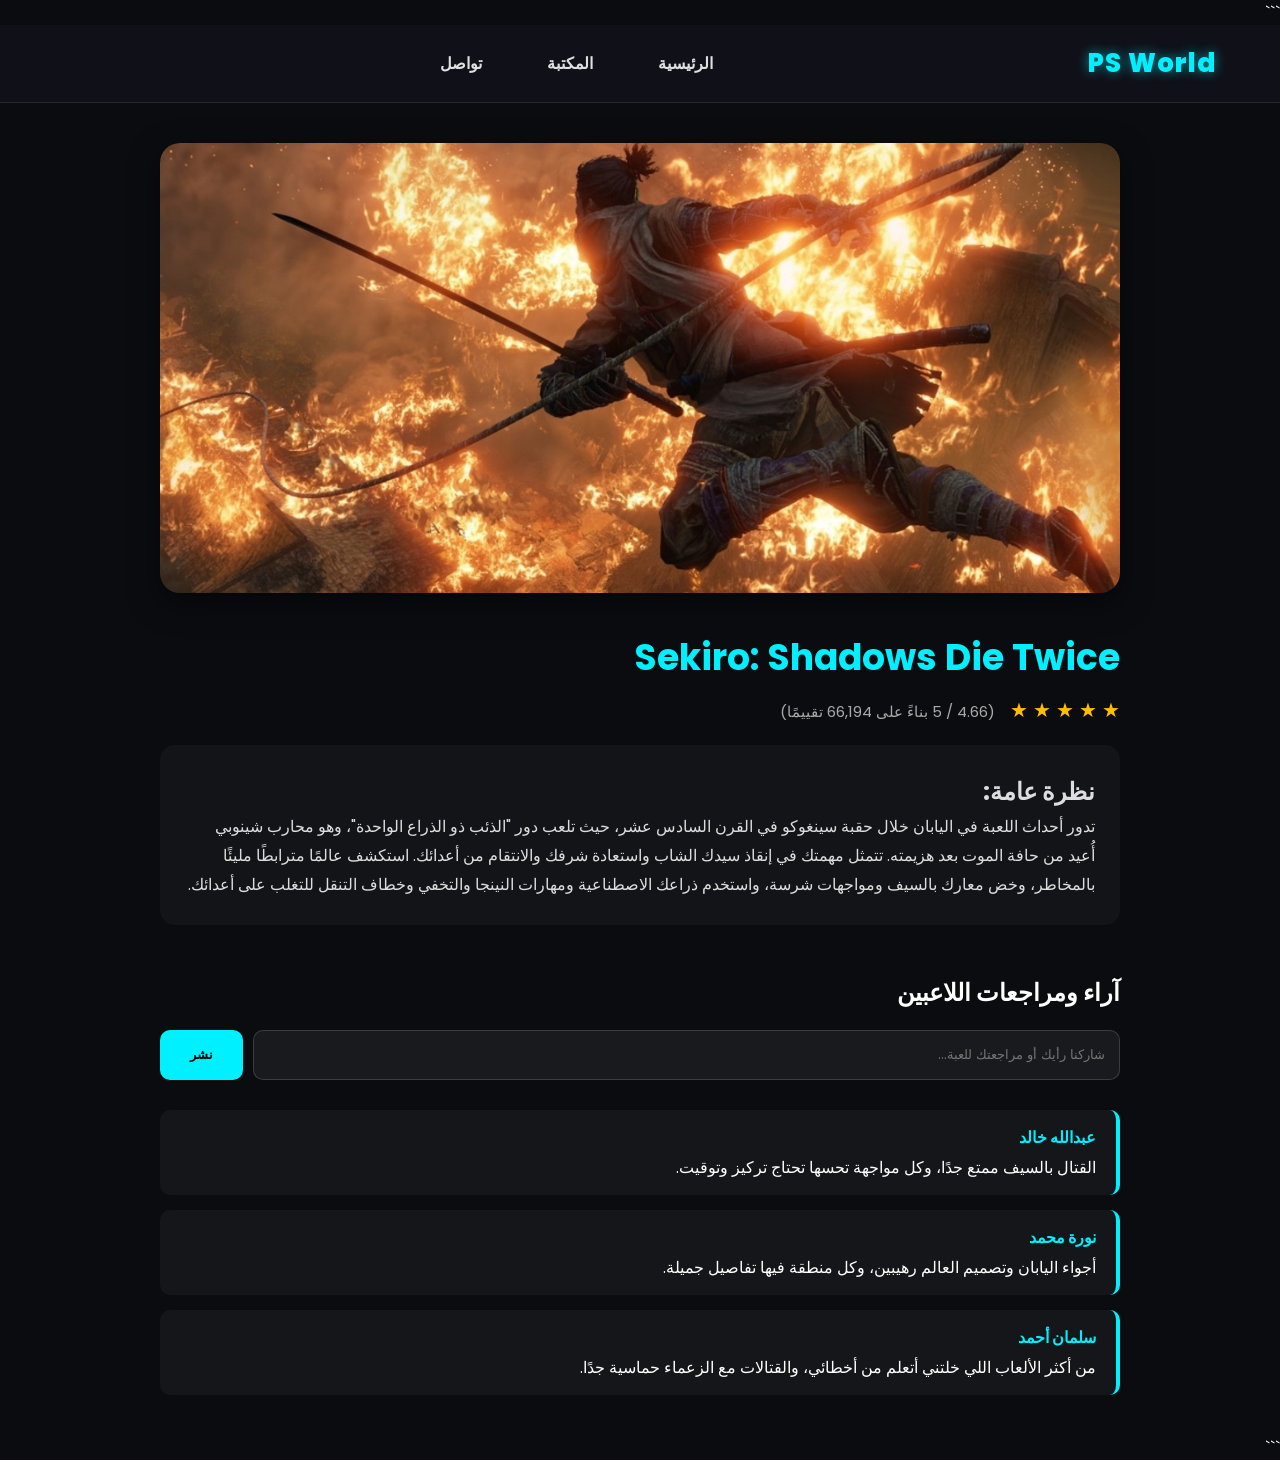
<file: Sekiro.html>
<!DOCTYPE html>

<html lang="ar" dir="rtl">
<head>
    <meta charset="UTF-8">
    <meta name="viewport" content="width=device-width, initial-scale=1.0">
    <title>Sekiro: Shadows Die Twice | التفاصيل | PS World</title>
    <link href="https://fonts.googleapis.com/css2?family=Poppins:wght@400;500;600;700;800&display=swap" rel="stylesheet">
    <link rel="stylesheet" href="stylee.css">
</head>
<body>

```
<header>
    <div class="logo">PS World</div>
    <nav>
            <a href="index.html">الرئيسية</a>
            <a href="all-games.html">المكتبة</a>
            <a href="index.html#contact">تواصل</a>
        </nav>
</header>

<div class="container">

    <img src="images/game12-2.png"
         class="game-banner"
         alt="Sekiro: Shadows Die Twice">

    <div class="details-content">

        <h1 class="game-details-title">Sekiro: Shadows Die Twice</h1>

        <div class="rating">
            ★ ★ ★ ★ ★ <span>(4.66 / 5 بناءً على 66,194 تقييمًا)</span>
        </div>

        <div class="description-container">

            <h2>نظرة عامة:</h2>

            <p class="description">
                تدور أحداث اللعبة في اليابان خلال حقبة سينغوكو في القرن السادس عشر، حيث تلعب دور "الذئب ذو الذراع الواحدة"، وهو محارب شينوبي أُعيد من حافة الموت بعد هزيمته. تتمثل مهمتك في إنقاذ سيدك الشاب واستعادة شرفك والانتقام من أعدائك. استكشف عالمًا مترابطًا مليئًا بالمخاطر، وخض معارك بالسيف ومواجهات شرسة، واستخدم ذراعك الاصطناعية ومهارات النينجا والتخفي وخطاف التنقل للتغلب على أعدائك.
            </p>

        </div>
    </div>

    <div class="comments-section">

        <h3>آراء ومراجعات اللاعبين</h3>

        <div class="comment-input-box">

            <input
                type="text"
                id="commentInput"
                placeholder="شاركنا رأيك أو مراجعتك للعبة..."
            >

            <button onclick="addComment()">نشر</button>

        </div>

        <div class="comments-list" id="commentsList">

            <div class="comment">
                <strong>عبدالله خالد</strong>
                القتال بالسيف ممتع جدًا، وكل مواجهة تحسها تحتاج تركيز وتوقيت.
            </div>

            <div class="comment">
                <strong>نورة محمد</strong>
                أجواء اليابان وتصميم العالم رهيبين، وكل منطقة فيها تفاصيل جميلة.
            </div>

            <div class="comment">
                <strong>سلمان أحمد</strong>
                من أكثر الألعاب اللي خلتني أتعلم من أخطائي، والقتالات مع الزعماء حماسية جدًا.
            </div>

        </div>
    </div>
</div>

<script>
    function addComment() {

        const input = document.getElementById('commentInput');
        const list = document.getElementById('commentsList');

        if (input.value.trim() !== "") {

            const newComment = document.createElement('div');

            newComment.className = 'comment';

            newComment.innerHTML =
                `<strong>لاعب جديد</strong>${input.value}`;

            list.appendChild(newComment);

            input.value = "";
        }
    }
</script>
```

</body>
</html>
</file>
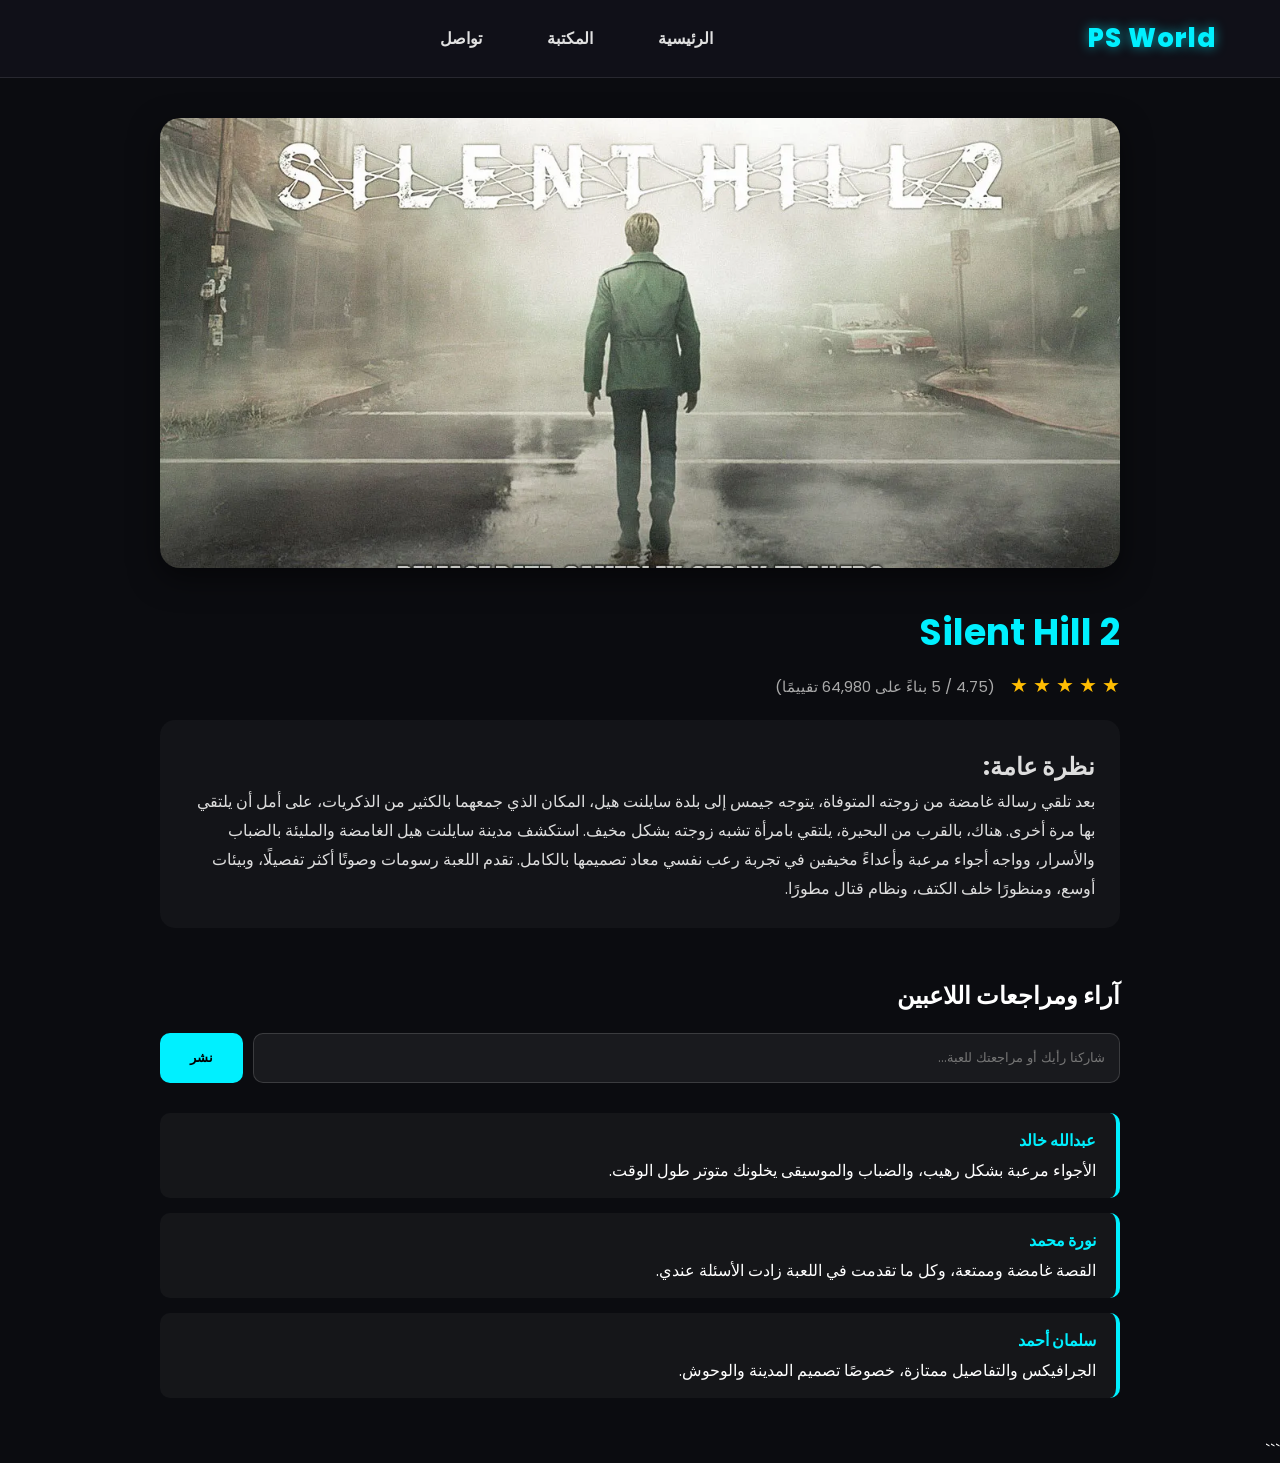
<file: silenth.html>
<!DOCTYPE html>

<html lang="ar" dir="rtl">
<head>
    <meta charset="UTF-8">
    <meta name="viewport" content="width=device-width, initial-scale=1.0">
    <title>Silent Hill 2 | التفاصيل | PS World</title>
    <link href="https://fonts.googleapis.com/css2?family=Poppins:wght@400;500;600;700;800&display=swap" rel="stylesheet">
    <link rel="stylesheet" href="stylee.css">
</head>
<body>


<header>
    <div class="logo">PS World</div>
    <nav>
            <a href="index.html">الرئيسية</a>
            <a href="all-games.html">المكتبة</a>
            <a href="index.html#contact">تواصل</a>
        </nav>
</header>

<div class="container">

    <img src="images/game11-2.webp"
         class="game-banner"
         alt="Silent Hill 2">

    <div class="details-content">

        <h1 class="game-details-title">Silent Hill 2</h1>

        <div class="rating">
            ★ ★ ★ ★ ★ <span>(4.75 / 5 بناءً على 64,980 تقييمًا)</span>
        </div>

        <div class="description-container">

            <h2>نظرة عامة:</h2>

            <p class="description">
                بعد تلقي رسالة غامضة من زوجته المتوفاة، يتوجه جيمس إلى بلدة سايلنت هيل، المكان الذي جمعهما بالكثير من الذكريات، على أمل أن يلتقي بها مرة أخرى. هناك، بالقرب من البحيرة، يلتقي بامرأة تشبه زوجته بشكل مخيف. استكشف مدينة سايلنت هيل الغامضة والمليئة بالضباب والأسرار، وواجه أجواء مرعبة وأعداءً مخيفين في تجربة رعب نفسي معاد تصميمها بالكامل. تقدم اللعبة رسومات وصوتًا أكثر تفصيلًا، وبيئات أوسع، ومنظورًا خلف الكتف، ونظام قتال مطورًا.
            </p>

        </div>
    </div>

    <div class="comments-section">

        <h3>آراء ومراجعات اللاعبين</h3>

        <div class="comment-input-box">

            <input
                type="text"
                id="commentInput"
                placeholder="شاركنا رأيك أو مراجعتك للعبة..."
            >

            <button onclick="addComment()">نشر</button>

        </div>

        <div class="comments-list" id="commentsList">

            <div class="comment">
                <strong>عبدالله خالد</strong>
                الأجواء مرعبة بشكل رهيب، والضباب والموسيقى يخلونك متوتر طول الوقت.
            </div>

            <div class="comment">
                <strong>نورة محمد</strong>
                القصة غامضة وممتعة، وكل ما تقدمت في اللعبة زادت الأسئلة عندي.
            </div>

            <div class="comment">
                <strong>سلمان أحمد</strong>
                الجرافيكس والتفاصيل ممتازة، خصوصًا تصميم المدينة والوحوش.
            </div>

        </div>
    </div>
</div>

<script>
    function addComment() {

        const input = document.getElementById('commentInput');
        const list = document.getElementById('commentsList');

        if (input.value.trim() !== "") {

            const newComment = document.createElement('div');

            newComment.className = 'comment';

            newComment.innerHTML =
                `<strong>لاعب جديد</strong>${input.value}`;

            list.appendChild(newComment);

            input.value = "";
        }
    }
</script>
```

</body>
</html>
</file>
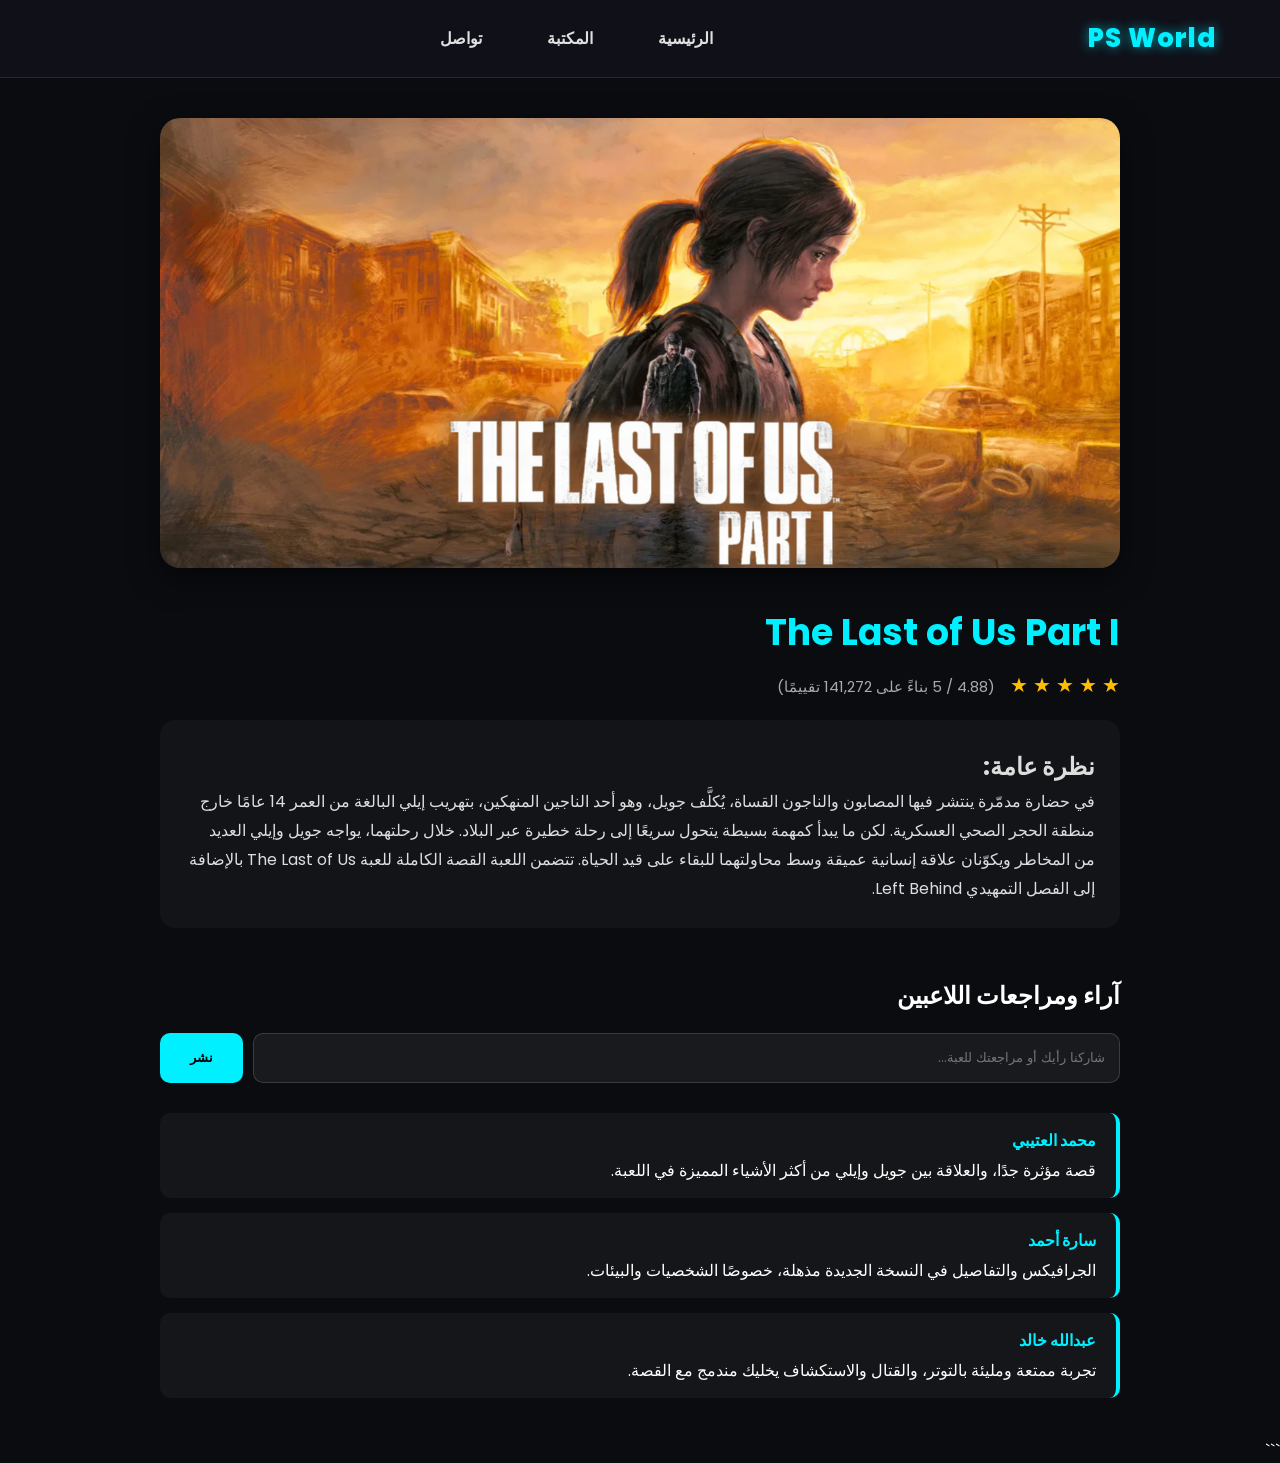
<file: tlou.html>
<!DOCTYPE html>

<html lang="ar" dir="rtl">
<head>
    <meta charset="UTF-8">
    <meta name="viewport" content="width=device-width, initial-scale=1.0">
    <title>The Last of Us Part I | التفاصيل | PS World</title>
    <link href="https://fonts.googleapis.com/css2?family=Poppins:wght@400;500;600;700;800&display=swap" rel="stylesheet">
    <link rel="stylesheet" href="stylee.css">
</head>
<body>


<header>
    <div class="logo">PS World</div>
    <nav>
            <a href="index.html">الرئيسية</a>
            <a href="all-games.html">المكتبة</a>
            <a href="index.html#contact">تواصل</a>
        </nav>
</header>

<div class="container">
    <img src="images/game2-2.png" class="game-banner" alt="The Last of Us Part I">
    
    <div class="details-content">
        <h1 class="game-details-title">The Last of Us Part I</h1>
        
        <div class="rating">
            ★ ★ ★ ★ ★ <span>(4.88 / 5 بناءً على 141,272 تقييمًا)</span>
        </div>

        <div class="description-container">
            <h2>نظرة عامة:</h2>
            <p class="description">
                في حضارة مدمّرة ينتشر فيها المصابون والناجون القساة، يُكلَّف جويل، وهو أحد الناجين المنهكين، بتهريب إيلي البالغة من العمر 14 عامًا خارج منطقة الحجر الصحي العسكرية. لكن ما يبدأ كمهمة بسيطة يتحول سريعًا إلى رحلة خطيرة عبر البلاد. خلال رحلتهما، يواجه جويل وإيلي العديد من المخاطر ويكوّنان علاقة إنسانية عميقة وسط محاولتهما للبقاء على قيد الحياة. تتضمن اللعبة القصة الكاملة للعبة The Last of Us بالإضافة إلى الفصل التمهيدي Left Behind.
            </p>
        </div>
    </div>

    <div class="comments-section">
        <h3>آراء ومراجعات اللاعبين</h3>
        
        <div class="comment-input-box">
            <input type="text" id="commentInput" placeholder="شاركنا رأيك أو مراجعتك للعبة...">
            <button onclick="addComment()">نشر</button>
        </div>

        <div class="comments-list" id="commentsList">
            <div class="comment">
                <strong>محمد العتيبي</strong>
                قصة مؤثرة جدًا، والعلاقة بين جويل وإيلي من أكثر الأشياء المميزة في اللعبة.
            </div>

            <div class="comment">
                <strong>سارة أحمد</strong>
                الجرافيكس والتفاصيل في النسخة الجديدة مذهلة، خصوصًا الشخصيات والبيئات.
            </div>

            <div class="comment">
                <strong>عبدالله خالد</strong>
                تجربة ممتعة ومليئة بالتوتر، والقتال والاستكشاف يخليك مندمج مع القصة.
            </div>
        </div>
    </div>
</div>

<script>
    function addComment() {
        const input = document.getElementById('commentInput');
        const list = document.getElementById('commentsList');

        if(input.value.trim() !== "") {
            const newComment = document.createElement('div');
            newComment.className = 'comment';
            newComment.innerHTML = `<strong>لاعب جديد</strong>${input.value}`;
            list.appendChild(newComment);
            input.value = "";
        }
    }
</script>
```

</body>
</html>
</file>
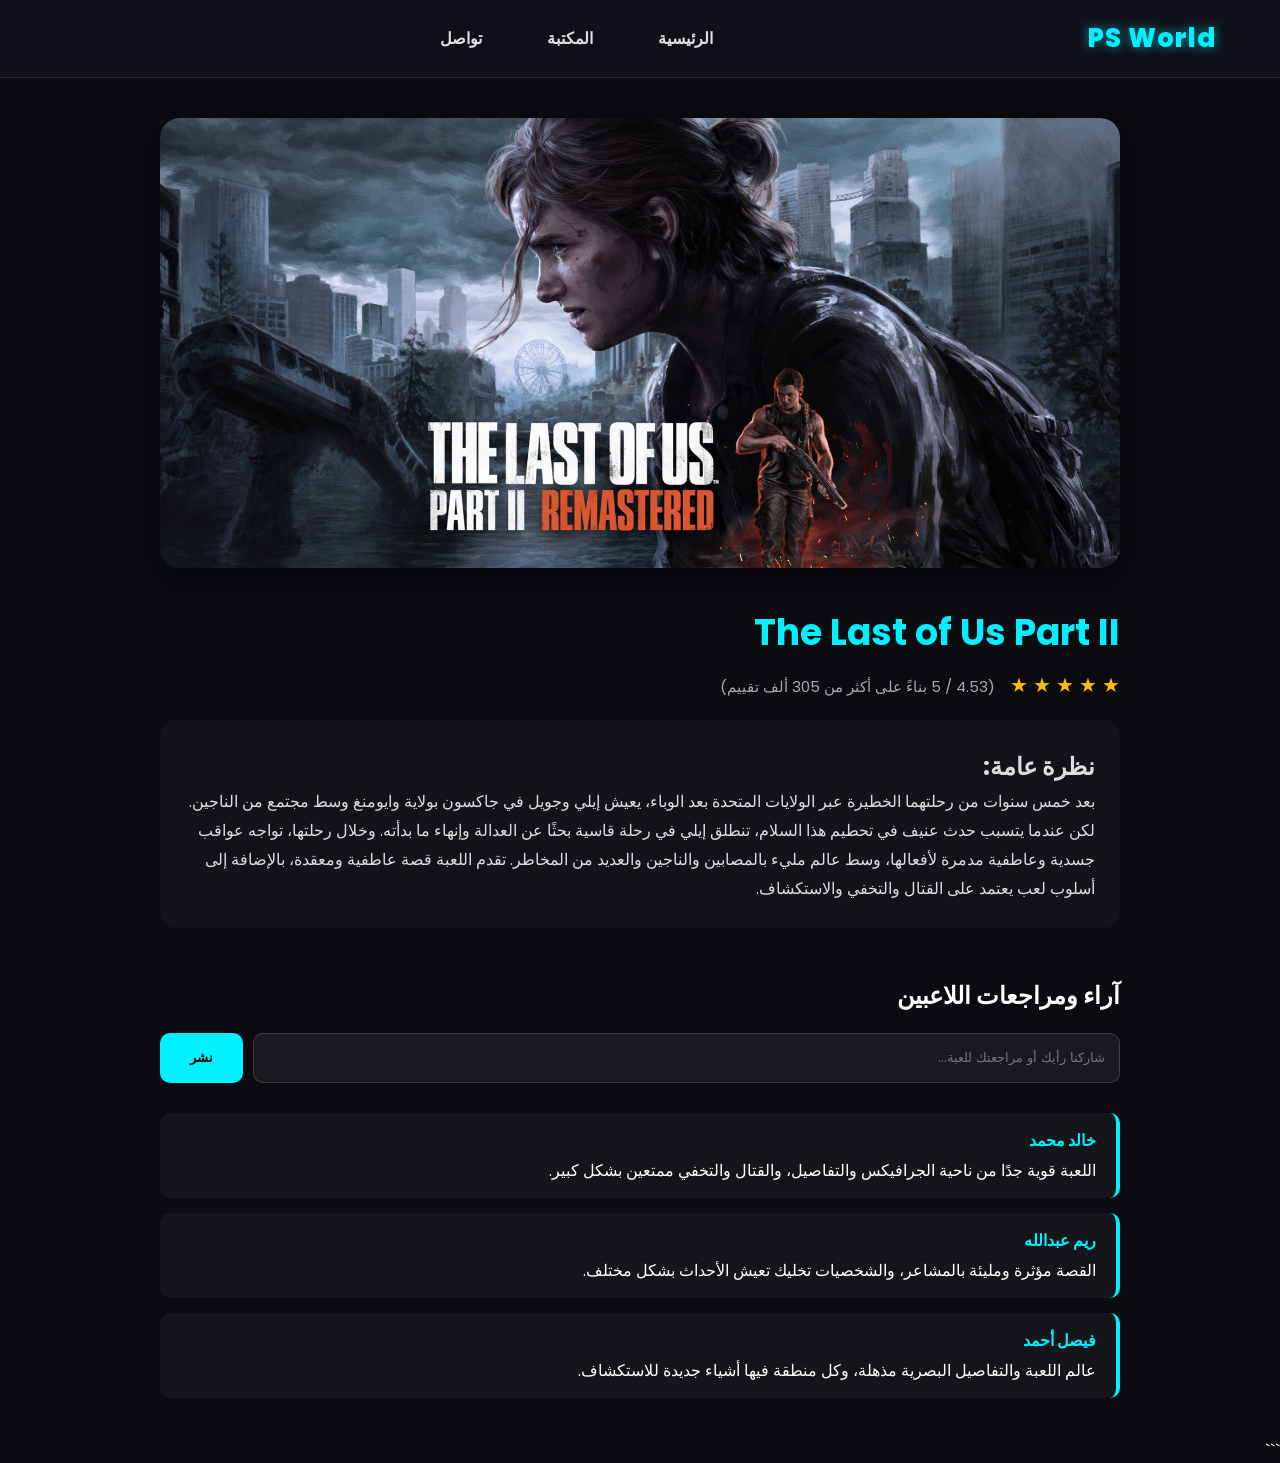
<file: tlou2.html>
<!DOCTYPE html>

<html lang="ar" dir="rtl">
<head>
    <meta charset="UTF-8">
    <meta name="viewport" content="width=device-width, initial-scale=1.0">
    <title>The Last of Us Part II | التفاصيل | PS World</title>
    <link href="https://fonts.googleapis.com/css2?family=Poppins:wght@400;500;600;700;800&display=swap" rel="stylesheet">
    <link rel="stylesheet" href="stylee.css">
</head>
<body>


<header>
    <div class="logo">PS World</div>
    <nav>
            <a href="index.html">الرئيسية</a>
            <a href="all-games.html">المكتبة</a>
            <a href="index.html#contact">تواصل</a>
        </nav>
</header>

<div class="container">
    <img src="images/game3-2.png" class="game-banner" alt="The Last of Us Part II">
    
    <div class="details-content">
        <h1 class="game-details-title">The Last of Us Part II</h1>
        
        <div class="rating">
            ★ ★ ★ ★ ★ <span>(4.53 / 5 بناءً على أكثر من 305 ألف تقييم)</span>
        </div>

        <div class="description-container">
            <h2>نظرة عامة:</h2>
            <p class="description">
                بعد خمس سنوات من رحلتهما الخطيرة عبر الولايات المتحدة بعد الوباء، يعيش إيلي وجويل في جاكسون بولاية وايومنغ وسط مجتمع من الناجين. لكن عندما يتسبب حدث عنيف في تحطيم هذا السلام، تنطلق إيلي في رحلة قاسية بحثًا عن العدالة وإنهاء ما بدأته. وخلال رحلتها، تواجه عواقب جسدية وعاطفية مدمرة لأفعالها، وسط عالم مليء بالمصابين والناجين والعديد من المخاطر. تقدم اللعبة قصة عاطفية ومعقدة، بالإضافة إلى أسلوب لعب يعتمد على القتال والتخفي والاستكشاف.
            </p>
        </div>
    </div>

    <div class="comments-section">
        <h3>آراء ومراجعات اللاعبين</h3>
        
        <div class="comment-input-box">
            <input type="text" id="commentInput" placeholder="شاركنا رأيك أو مراجعتك للعبة...">
            <button onclick="addComment()">نشر</button>
        </div>

        <div class="comments-list" id="commentsList">
            <div class="comment">
                <strong>خالد محمد</strong>
                اللعبة قوية جدًا من ناحية الجرافيكس والتفاصيل، والقتال والتخفي ممتعين بشكل كبير.
            </div>

            <div class="comment">
                <strong>ريم عبدالله</strong>
                القصة مؤثرة ومليئة بالمشاعر، والشخصيات تخليك تعيش الأحداث بشكل مختلف.
            </div>

            <div class="comment">
                <strong>فيصل أحمد</strong>
                عالم اللعبة والتفاصيل البصرية مذهلة، وكل منطقة فيها أشياء جديدة للاستكشاف.
            </div>
        </div>
    </div>
</div>

<script>
    function addComment() {
        const input = document.getElementById('commentInput');
        const list = document.getElementById('commentsList');

        if(input.value.trim() !== "") {
            const newComment = document.createElement('div');
            newComment.className = 'comment';
            newComment.innerHTML = `<strong>لاعب جديد</strong>${input.value}`;
            list.appendChild(newComment);
            input.value = "";
        }
    }
</script>
```

</body>
</html>
</file>
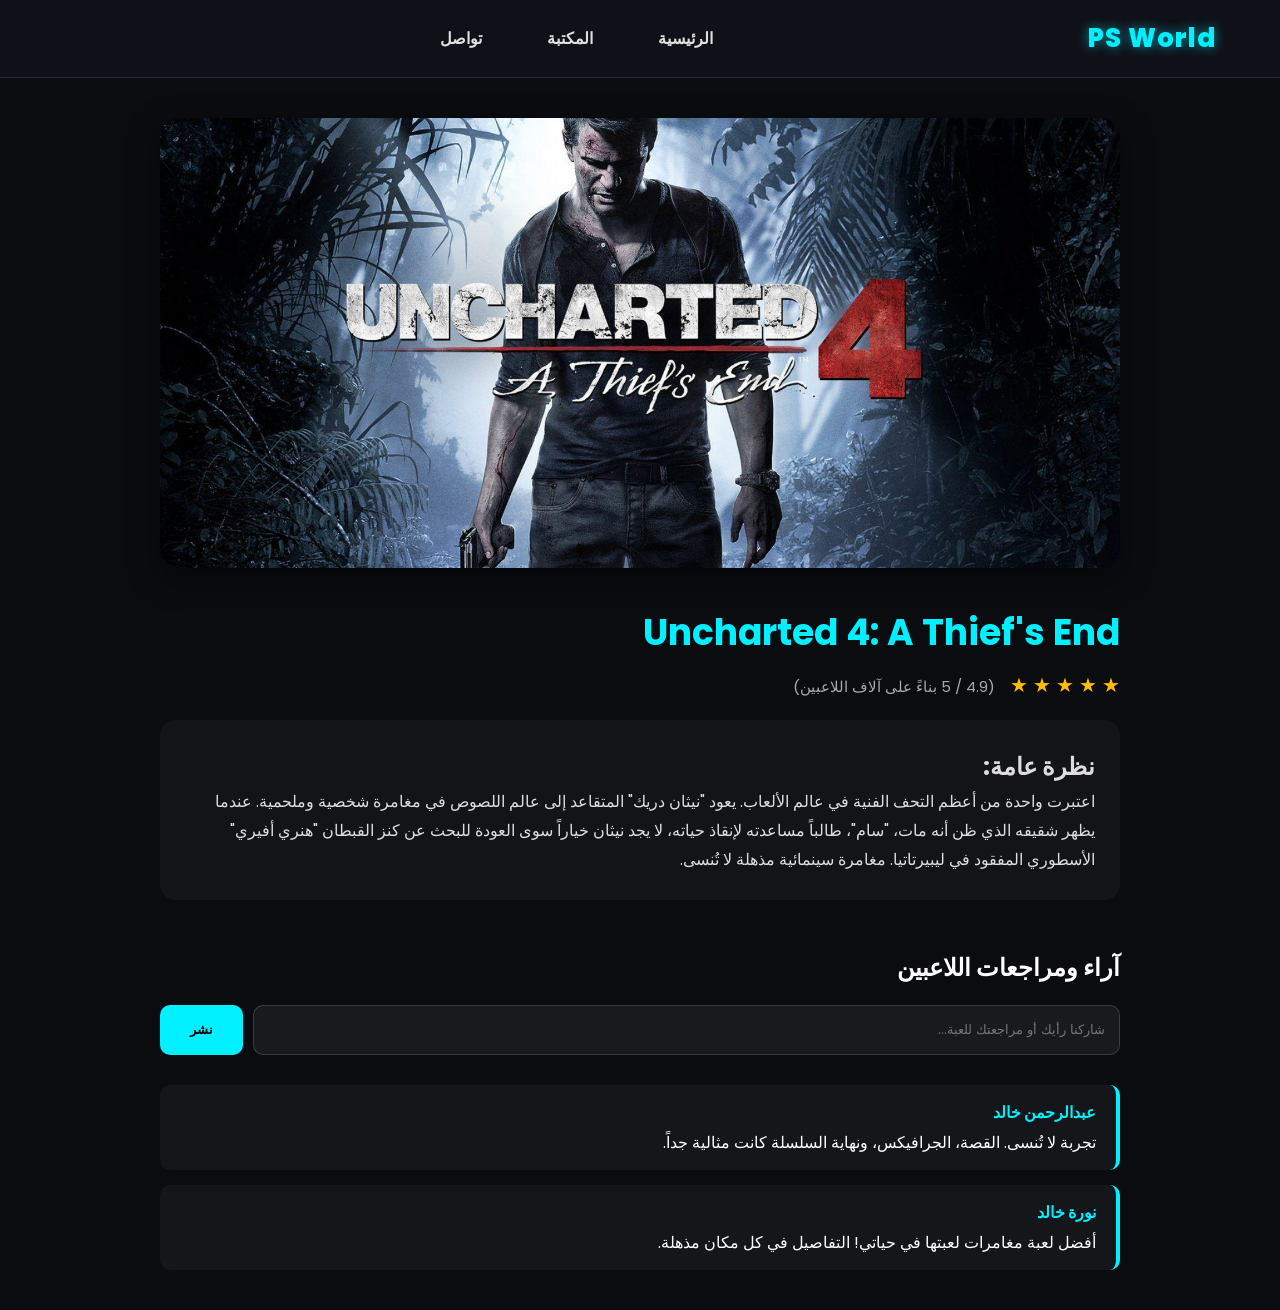
<file: uncharted.html>
<!DOCTYPE html>
<html lang="ar" dir="rtl">
<head>
    <meta charset="UTF-8">
    <meta name="viewport" content="width=device-width, initial-scale=1.0">
    <title>Uncharted 4 | التفاصيل | PS World</title>
    <link href="https://fonts.googleapis.com/css2?family=Poppins:wght@400;500;600;700;800&display=swap" rel="stylesheet">
    <link rel="stylesheet" href="stylee.css">
</head>
<body>

    <header>
        <div class="logo">PS World</div>
        <nav>
            <a href="index.html">الرئيسية</a>
            <a href="all-games.html">المكتبة</a>
            <a href="index.html#contact">تواصل</a>
        </nav>
    </header>

    <div class="container">
        <img src="images/game1-2.png" class="game-banner"  alt="Uncharted 4">
        
        <div class="details-content">
            <h1 class="game-details-title">Uncharted 4: A Thief's End</h1>
            
            <div class="rating">
                ★ ★ ★ ★ ★ <span>(4.9 / 5 بناءً على آلاف اللاعبين)</span>
            </div>

            <div class="description-container">
                <h2>نظرة عامة:</h2>
                <p class="description">
                    اعتبرت واحدة من أعظم التحف الفنية في عالم الألعاب. يعود "نيثان دريك" المتقاعد إلى عالم اللصوص في مغامرة شخصية وملحمية. عندما يظهر شقيقه الذي ظن أنه مات، "سام"، طالباً مساعدته لإنقاذ حياته، لا يجد نيثان خياراً سوى العودة للبحث عن كنز القبطان "هنري أفيري" الأسطوري المفقود في ليبيرتاتيا. مغامرة سينمائية مذهلة لا تُنسى.
                </p>
            </div>
        </div>

        <div class="comments-section">
            <h3>آراء ومراجعات اللاعبين</h3>
            
            <div class="comment-input-box">
                <input type="text" id="commentInput" placeholder="شاركنا رأيك أو مراجعتك للعبة...">
                <button onclick="addComment()">نشر</button>
            </div>

            <div class="comments-list" id="commentsList">
                <div class="comment">
                    <strong>عبدالرحمن خالد</strong>
                    تجربة لا تُنسى. القصة، الجرافيكس، ونهاية السلسلة كانت مثالية جداً.
                </div>
                <div class="comment">
                    <strong>نورة خالد</strong>
                    أفضل لعبة مغامرات لعبتها في حياتي! التفاصيل في كل مكان مذهلة.
                </div>
            </div>
        </div>
    </div>

    <script>
        function addComment() {
            const input = document.getElementById('commentInput');
            const list = document.getElementById('commentsList');
            if(input.value.trim() !== "") {
                const newComment = document.createElement('div');
                newComment.className = 'comment';
                newComment.innerHTML = `<strong>لاعب جديد</strong>${input.value}`;
                list.appendChild(newComment);
                input.value = "";
            }
        }
    </script>

</body>
</html>
</file>
<file: stylee.css>
* {
    margin: 0;
    padding: 0;
    box-sizing: border-box;
    font-family: 'Poppins', 'Segoe UI', Tahoma, Geneva, Verdana, sans-serif;
}

body {
    background-color: #0b0c10;
    color: #ffffff;
    direction: rtl;
    overflow-x: hidden;
}

header {
    display: flex;
    justify-content: space-between;
    align-items: center;
    padding: 18px 5%;
    background: rgba(18, 18, 26, 0.85);
    backdrop-filter: blur(12px);
    position: sticky;
    top: 0;
    z-index: 1000;
    border-bottom: 1px solid rgba(255, 255, 255, 0.1);
}

.logo {
    font-size: 26px;
    font-weight: 800;
    color: #00f0ff;
    text-shadow: 0 0 12px rgba(0, 240, 255, 0.6);
    letter-spacing: 1px;
}

nav {
    display: flex;
    gap: 25px;
    margin-left: auto;
    margin-right: auto;
}

nav a {
    color: #e0e0e0;
    text-decoration: none;
    font-weight: 600;
    font-size: 16px;
    transition: all 0.3s ease;
    padding: 8px 20px;
    border-radius: 20px;
}

nav a:hover {
    color: #00f0ff;
    background: rgba(0, 240, 255, 0.12);
    box-shadow: 0 0 15px rgba(0, 240, 255, 0.4);
}


.hero {
    text-align: center;
    padding: 60px 20px 40px;
}

.hero p {
    color: #00f0ff;
    font-size: 18px;
    letter-spacing: 2px;
    margin-bottom: 10px;
    text-transform: uppercase;
}

.hero h1 {
    font-size: 42px;
    font-weight: 800;
    color: #00f0ff;
    
}


.games-section {
    max-width: 1200px;
    margin: 0 auto;
    padding: 20px 20px 60px;
}

.games-grid {
    display: grid;
    grid-template-columns: repeat(auto-fit, minmax(300px, 1fr));
    gap: 30px;
}

.game-card {
    background: rgba(255, 255, 255, 0.04);
    border: 1px solid rgba(255, 255, 255, 0.08);
    border-radius: 18px;
    overflow: hidden;
    text-decoration: none;
    transition: all 0.4s ease;
    display: flex;
    flex-direction: column;
}

.game-card:hover {
    transform: translateY(-10px);
    border-color: #00f0ff;
    box-shadow: 0 10px 30px rgba(0, 240, 255, 0.25);
}

.game-card img {
    width: 100%;
    height: 380px;
    object-fit: cover;
    transition: transform 0.4s ease;
}

.game-card:hover img {
    transform: scale(1.04);
}

.game-card h3 {
    color: #ffffff;
    font-size: 20px;
    padding: 20px;
    text-align: center;
    font-weight: 600;
}

.show-more-container {
    text-align: center;
    margin-top: 50px;
}

.btn-show-more {
    display: inline-block;
    padding: 14px 40px;
    background: linear-gradient(45deg, #7928ca, #ff0080);
    color: #ffffff;
    text-decoration: none;
    font-weight: 700;
    border-radius: 30px;
    box-shadow: 0 0 20px rgba(255, 0, 128, 0.4);
    transition: all 0.3s ease;
}

.btn-show-more:hover {
    transform: scale(1.05);
    box-shadow: 0 0 30px rgba(255, 0, 128, 0.7);
}

.contact-section {
    max-width: 600px;
    margin: 40px auto 80px;
    padding: 40px 30px;
    background: rgba(255, 255, 255, 0.03);
    border-radius: 20px;
    border: 1px solid rgba(255, 255, 255, 0.08);
    text-align: center;
}

.contact-section h2 {
    margin-bottom: 25px;
    color: #00f0ff;
    font-size: 28px;
}

.contact-form input, 
.contact-form textarea {
    width: 100%;
    padding: 14px 18px;
    margin-bottom: 18px;
    background: rgba(255, 255, 255, 0.06);
    border: 1px solid rgba(255, 255, 255, 0.15);
    border-radius: 10px;
    color: #fff;
    font-size: 15px;
    outline: none;
    transition: border 0.3s;
}

.contact-form input:focus, 
.contact-form textarea:focus {
    border-color: #00f0ff;
}

.contact-form button {
    width: 100%;
    padding: 14px;
    background: #00f0ff;
    color: #0b0c10;
    font-weight: 800;
    font-size: 16px;
    border: none;
    border-radius: 10px;
    cursor: pointer;
    transition: all 0.3s ease;
}

.contact-form button:hover {
    background: #00c8d6;
    box-shadow: 0 0 15px rgba(0, 240, 255, 0.5);
}

.container {
    max-width: 1000px;
    margin: 40px auto;
    padding: 0 20px;
}

.game-banner {
    width: 100%;
    max-height: 450px;
    object-fit: cover;
    border-radius: 20px;
    box-shadow: 0 10px 30px rgba(0, 0, 0, 0.5);
}

.details-content {
    margin-top: 30px;
}

.game-details-title {
    font-size: 36px;
    color: #00f0ff;
    margin-bottom: 10px;
}

.rating {
    color: #ffbd03;
    font-size: 20px;
    margin-bottom: 20px;
}

.rating span {
    color: #aaa;
    font-size: 15px;
    margin-right: 10px;
}

.description-container {
    background: rgba(255, 255, 255, 0.03);
    padding: 25px;
    border-radius: 15px;
    line-height: 1.8;
    color: #ddd;
}

.comments-section {
    margin-top: 50px;
}

.comments-section h3 {
    font-size: 24px;
    margin-bottom: 20px;
}

.comment-input-box {
    display: flex;
    gap: 10px;
    margin-bottom: 30px;
}

.comment-input-box input {
    flex: 1;
    padding: 14px;
    background: rgba(255, 255, 255, 0.06);
    border: 1px solid rgba(255, 255, 255, 0.15);
    border-radius: 10px;
    color: #fff;
}

.comment-input-box button {
    padding: 14px 30px;
    background: #00f0ff;
    color: #000;
    font-weight: 700;
    border: none;
    border-radius: 10px;
    cursor: pointer;
}

.comment {
    background: rgba(255, 255, 255, 0.04);
    padding: 15px 20px;
    border-radius: 10px;
    margin-bottom: 15px;
    border-right: 4px solid #00f0ff;
}

.comment strong {
    display: block;
    color: #00f0ff;
    margin-bottom: 5px;
}

.search-section {
    padding: 35px 20px 20px;
    text-align: center;
}

.search-section h2 {
    font-size: 28px;
    margin-bottom: 18px;
    color: #e1e7ec;
}

.search-box {
    width: 90%;
    max-width: 650px;
    margin: auto;
    display: flex;
    align-items: center;
    background: white;
    border: 1px solid #d9e2ec;
    border-radius: 50px;
    padding: 6px;
    box-shadow: 0 8px 25px rgba(16, 42, 67, 0.10);
}

.search-box input {
    flex: 1;
    border: none;
    outline: none;
    padding: 14px 20px;
    font-size: 16px;
    background: transparent;
    font-family: 'Poppins', sans-serif;
    text-align: right;
}

.search-box input::placeholder {
    color: #9aa5b1;
}

.search-box button {
    border: none;
    outline: none;
    background: #102a43;
    color: white;
    padding: 13px 24px;
    border-radius: 40px;
    font-size: 15px;
    cursor: pointer;
    font-family: 'Poppins', sans-serif;
    transition: 0.3s;
}

.search-box button:hover {
    background: #48bb78;
    transform: translateY(-1px);
}


.search-results {
    width: 90%;
    max-width: 650px;
    margin: 12px auto 0;
    text-align: right;
}

.search-result {
    display: block;
    padding: 14px 20px;
    margin: 6px 0;
    background: white;
    color: #102a43;
    text-decoration: none;
    border-radius: 12px;
    border: 1px solid #e6edf3;
    box-shadow: 0 4px 15px rgba(16, 42, 67, 0.06);
    transition: 0.3s;
}

.search-result:hover {
    transform: translateX(-4px);
    border-color: #48bb78;
    color: #48bb78;
}
لأ
@media (max-width: 900px) {

    header {
        padding: 15px 4%;
    }

    nav {
        gap: 10px;
    }

    nav a {
        font-size: 14px;
        padding: 7px 12px;
    }

    .hero {
        padding: 50px 20px 35px;
    }

    .hero h1 {
        font-size: 36px;
    }

    .games-grid {
        grid-template-columns: repeat(2, 1fr);
        gap: 20px;
    }

    .game-card img {
        height: 300px;
    }

    .container {
        max-width: 90%;
    }

    .game-details-title {
        font-size: 32px;
    }
}



@media (max-width: 600px) {

   
    header {
        flex-direction: column;
        gap: 12px;
        padding: 15px 20px;
    }

    .logo {
        font-size: 23px;
    }

    nav {
        width: 100%;
        justify-content: center;
        gap: 5px;
        margin: 0;
    }

    nav a {
        font-size: 13px;
        padding: 7px 10px;
    }


   
    .hero {
        padding: 40px 15px 25px;
    }

    .hero p {
        font-size: 14px;
        letter-spacing: 1px;
    }

    .hero h1 {
        font-size: 28px;
        line-height: 1.4;
    }


    
    .games-section {
        padding: 15px 15px 40px;
    }

    .games-grid {
        grid-template-columns: 1fr;
        gap: 20px;
    }

    .game-card img {
        height: 320px;
    }

    .game-card h3 {
        font-size: 17px;
        padding: 15px;
    }


    
    .btn-show-more {
        width: 90%;
        padding: 13px 20px;
        font-size: 14px;
    }


    
    .search-section {
        padding: 25px 15px 15px;
    }

    .search-section h2 {
        font-size: 23px;
    }

    .search-box {
        width: 100%;
        padding: 5px;
    }

    .search-box input {
        min-width: 0;
        padding: 12px 14px;
        font-size: 14px;
    }

    .search-box button {
        padding: 11px 16px;
        font-size: 13px;
        white-space: nowrap;
    }

    .search-results {
        width: 100%;
    }


    
    .container {
        width: 100%;
        max-width: 100%;
        margin: 25px auto;
        padding: 0 15px;
    }

    .game-banner {
        width: 100%;
        height: auto;
        max-height: 300px;
        object-fit: cover;
        border-radius: 15px;
    }

    .details-content {
        margin-top: 20px;
    }

    .game-details-title {
        font-size: 26px;
        line-height: 1.4;
    }

    .rating {
        font-size: 17px;
    }

    .rating span {
        display: block;
        font-size: 13px;
        margin-top: 5px;
        margin-right: 0;
    }

    .description-container {
        padding: 18px;
        font-size: 14px;
        line-height: 1.9;
    }


    
    .comments-section {
        margin-top: 35px;
    }

    .comments-section h3 {
        font-size: 20px;
    }

    .comment-input-box {
        flex-direction: column;
    }

    .comment-input-box input {
        width: 100%;
    }

    .comment-input-box button {
        width: 100%;
    }

    .comment {
        font-size: 14px;
        padding: 13px 15px;
    }


    
    .contact-section {
        width: calc(100% - 30px);
        margin: 30px auto 50px;
        padding: 25px 18px;
    }

    .contact-section h2 {
        font-size: 23px;
    }

    .contact-form input,
    .contact-form textarea {
        font-size: 14px;
    }
}



@media (max-width: 380px) {

    .logo {
        font-size: 21px;
    }

    nav a {
        font-size: 11px;
        padding: 6px 7px;
    }

    .hero h1 {
        font-size: 24px;
    }

    .game-card img {
        height: 270px;
    }

    .game-details-title {
        font-size: 23px;
    }

    .search-box button {
        padding: 10px 12px;
        font-size: 12px;
    }
}
</file>
